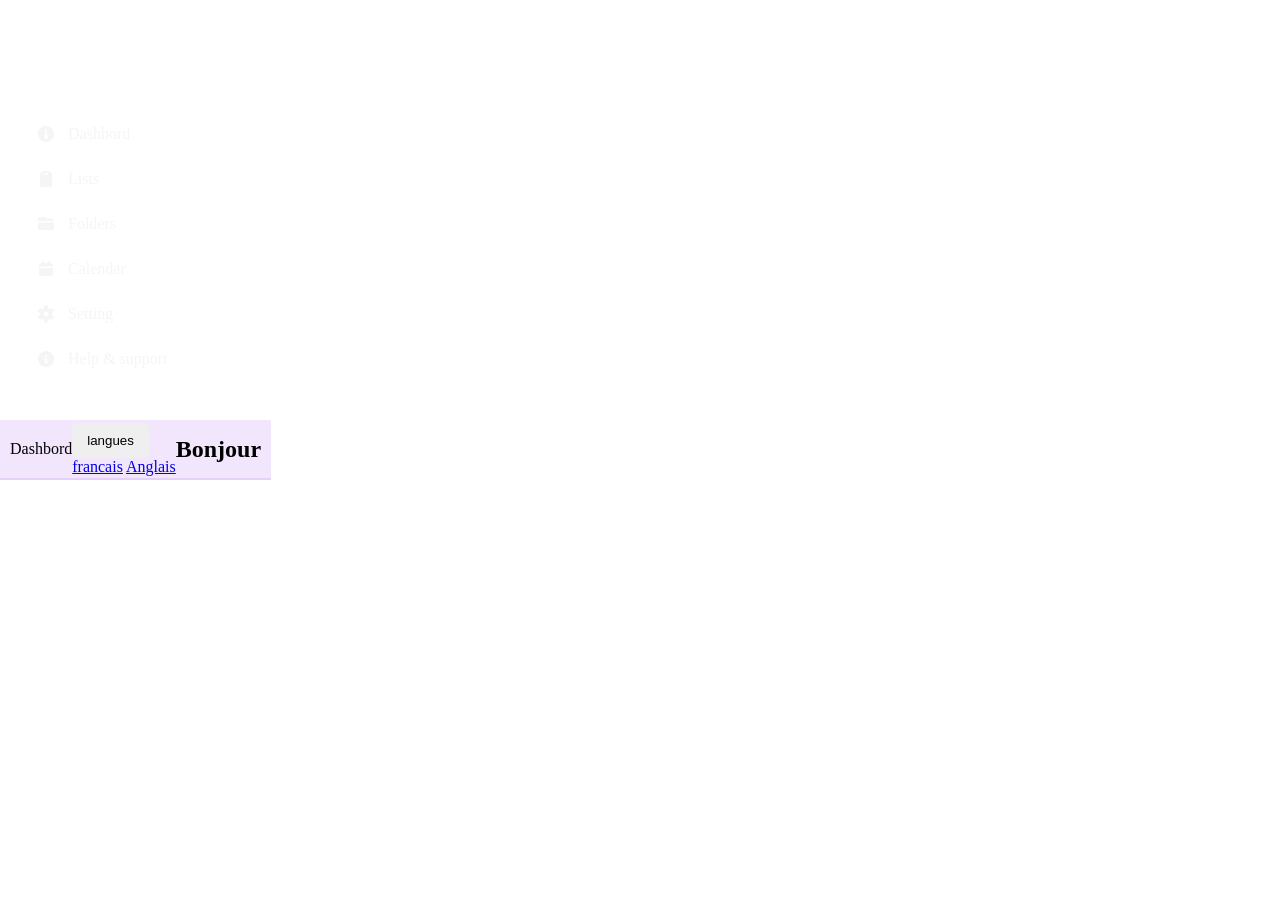
<file: index.html>
<!DOCTYPE html>
<html lang="fr">

<head>
    <title>Ma Todo-list</title>
    <meta charset="UTF-8">
    <meta name="viewport" content="width=device-width, initial-scale=1.0">
    <link rel="stylesheet" href="fichier css/style.css">
</head>

<body>
    <div class="app">
        <div>
            <aside class="sidebar">
                <h1>TO-DO LIST</h1>
                <nav class="navbar">
                    <ul>
                        <li>
                            <a href="#" class="nav-item">
                                <svg xmlns="http://www.w3.org/2000/svg" viewBox="0 0 640 640">
                                    <path
                                        d="M64 320C64 178.6 178.6 64 320 64C461.4 64 576 178.6 576 320C576 461.4 461.4 576 320 576C178.6 576 64 461.4 64 320zM384 416C384 389.1 367.5 366.1 344 356.7L344 184C344 170.7 333.3 160 320 160C306.7 160 296 170.7 296 184L296 356.7C272.5 366.2 256 389.2 256 416C256 451.3 284.7 480 320 480C355.3 480 384 451.3 384 416z" />
                                </svg>
                                <span>Dashbord</span>
                            </a>
                        </li>
                        <li>
                            <a href="#" class="nav-item">
                                <svg xmlns="http://www.w3.org/2000/svg" viewBox="0 0 640 640">
                                    <path
                                        d="M448 96L439.4 96C428.4 76.9 407.7 64 384 64L256 64C232.3 64 211.6 76.9 200.6 96L192 96C156.7 96 128 124.7 128 160L128 512C128 547.3 156.7 576 192 576L448 576C483.3 576 512 547.3 512 512L512 160C512 124.7 483.3 96 448 96zM264 176C250.7 176 240 165.3 240 152C240 138.7 250.7 128 264 128L376 128C389.3 128 400 138.7 400 152C400 165.3 389.3 176 376 176L264 176z" />
                                </svg>
                                <span>Lists</span>
                            </a>
                        </li>
                        <li>
                            <a href="#" class="nav-item">
                                <svg xmlns="http://www.w3.org/2000/svg" viewBox="0 0 640 640">
                                    <path
                                        d="M512 512L128 512C92.7 512 64 483.3 64 448L64 272L576 272L576 448C576 483.3 547.3 512 512 512zM576 224L64 224L64 160C64 124.7 92.7 96 128 96L266.7 96C280.5 96 294 100.5 305.1 108.8L343.5 137.6C349 141.8 355.8 144 362.7 144L512 144C547.3 144 576 172.7 576 208L576 224z" />
                                </svg>
                                <span>Folders</span>
                            </a>
                        </li>
                        <li>
                            <a href="#" class="nav-item">
                                <svg xmlns="http://www.w3.org/2000/svg" viewBox="0 0 640 640">
                                    <path
                                        d="M224 64C206.3 64 192 78.3 192 96L192 128L160 128C124.7 128 96 156.7 96 192L96 240L544 240L544 192C544 156.7 515.3 128 480 128L448 128L448 96C448 78.3 433.7 64 416 64C398.3 64 384 78.3 384 96L384 128L256 128L256 96C256 78.3 241.7 64 224 64zM96 288L96 480C96 515.3 124.7 544 160 544L480 544C515.3 544 544 515.3 544 480L544 288L96 288z" />
                                </svg>
                                <span>Calendar</span>
                            </a>
                        </li>
                        <li>
                            <a href="#" class="nav-item">
                                <svg xmlns="http://www.w3.org/2000/svg" viewBox="0 0 640 640">
                                    <path
                                        d="M259.1 73.5C262.1 58.7 275.2 48 290.4 48L350.2 48C365.4 48 378.5 58.7 381.5 73.5L396 143.5C410.1 149.5 423.3 157.2 435.3 166.3L503.1 143.8C517.5 139 533.3 145 540.9 158.2L570.8 210C578.4 223.2 575.7 239.8 564.3 249.9L511 297.3C511.9 304.7 512.3 312.3 512.3 320C512.3 327.7 511.8 335.3 511 342.7L564.4 390.2C575.8 400.3 578.4 417 570.9 430.1L541 481.9C533.4 495 517.6 501.1 503.2 496.3L435.4 473.8C423.3 482.9 410.1 490.5 396.1 496.6L381.7 566.5C378.6 581.4 365.5 592 350.4 592L290.6 592C275.4 592 262.3 581.3 259.3 566.5L244.9 496.6C230.8 490.6 217.7 482.9 205.6 473.8L137.5 496.3C123.1 501.1 107.3 495.1 99.7 481.9L69.8 430.1C62.2 416.9 64.9 400.3 76.3 390.2L129.7 342.7C128.8 335.3 128.4 327.7 128.4 320C128.4 312.3 128.9 304.7 129.7 297.3L76.3 249.8C64.9 239.7 62.3 223 69.8 209.9L99.7 158.1C107.3 144.9 123.1 138.9 137.5 143.7L205.3 166.2C217.4 157.1 230.6 149.5 244.6 143.4L259.1 73.5zM320.3 400C364.5 399.8 400.2 363.9 400 319.7C399.8 275.5 363.9 239.8 319.7 240C275.5 240.2 239.8 276.1 240 320.3C240.2 364.5 276.1 400.2 320.3 400z" />
                                </svg>
                                <span>Setting</span>
                            </a>
                        </li>
                        <li>
                            <a href="#" class="nav-item">
                                <svg xmlns="http://www.w3.org/2000/svg" viewBox="0 0 640 640">
                                    <path
                                        d="M320 576C461.4 576 576 461.4 576 320C576 178.6 461.4 64 320 64C178.6 64 64 178.6 64 320C64 461.4 178.6 576 320 576zM288 224C288 206.3 302.3 192 320 192C337.7 192 352 206.3 352 224C352 241.7 337.7 256 320 256C302.3 256 288 241.7 288 224zM280 288L328 288C341.3 288 352 298.7 352 312L352 400L360 400C373.3 400 384 410.7 384 424C384 437.3 373.3 448 360 448L280 448C266.7 448 256 437.3 256 424C256 410.7 266.7 400 280 400L304 400L304 336L280 336C266.7 336 256 325.3 256 312C256 298.7 266.7 288 280 288z" />
                                </svg>
                                <span>Help & support</span>
                            </a>
                        </li>
                    </ul>
                </nav>
            </aside>

        </div>

        <div class="header">
            <header>
                <div>
                    <p>Dashbord</p>
                </div>
                <div class="dropdown">

                    <button class="dropdown-btn">
                        <!-- <svg xmlns="http://www.w3.org/2000/svg" viewBox="0 0 640 640">
                            <path
                                d="M192 64C209.7 64 224 78.3 224 96L224 128L352 128C369.7 128 384 142.3 384 160C384 177.7 369.7 192 352 192L342.4 192L334 215.1C317.6 260.3 292.9 301.6 261.8 337.1C276 345.9 290.8 353.7 306.2 360.6L356.6 383L418.8 243C423.9 231.4 435.4 224 448 224C460.6 224 472.1 231.4 477.2 243L605.2 531C612.4 547.2 605.1 566.1 589 573.2C572.9 580.3 553.9 573.1 546.8 557L526.8 512L369.3 512L349.3 557C342.1 573.2 323.2 580.4 307.1 573.2C291 566 283.7 547.1 290.9 531L330.7 441.5L280.3 419.1C257.3 408.9 235.3 396.7 214.5 382.7C193.2 399.9 169.9 414.9 145 427.4L110.3 444.6C94.5 452.5 75.3 446.1 67.4 430.3C59.5 414.5 65.9 395.3 81.7 387.4L116.2 370.1C132.5 361.9 148 352.4 162.6 341.8C148.8 329.1 135.8 315.4 123.7 300.9L113.6 288.7C102.3 275.1 104.1 254.9 117.7 243.6C131.3 232.3 151.5 234.1 162.8 247.7L173 259.9C184.5 273.8 197.1 286.7 210.4 298.6C237.9 268.2 259.6 232.5 273.9 193.2L274.4 192L64.1 192C46.3 192 32 177.7 32 160C32 142.3 46.3 128 64 128L160 128L160 96C160 78.3 174.3 64 192 64zM448 334.8L397.7 448L498.3 448L448 334.8z" />
                        </svg> -->
                        langues
                    </button>

                    <div class="dropdown-menu">
                        <a href="#">francais</a>
                        <a href="#">Anglais</a>
                    </div>
                </div>
                <div>
                    <h2>Bonjour <span></span></h2>
                </div>
            </header>
        </div>

    </div>

</body>

</html>
</file>
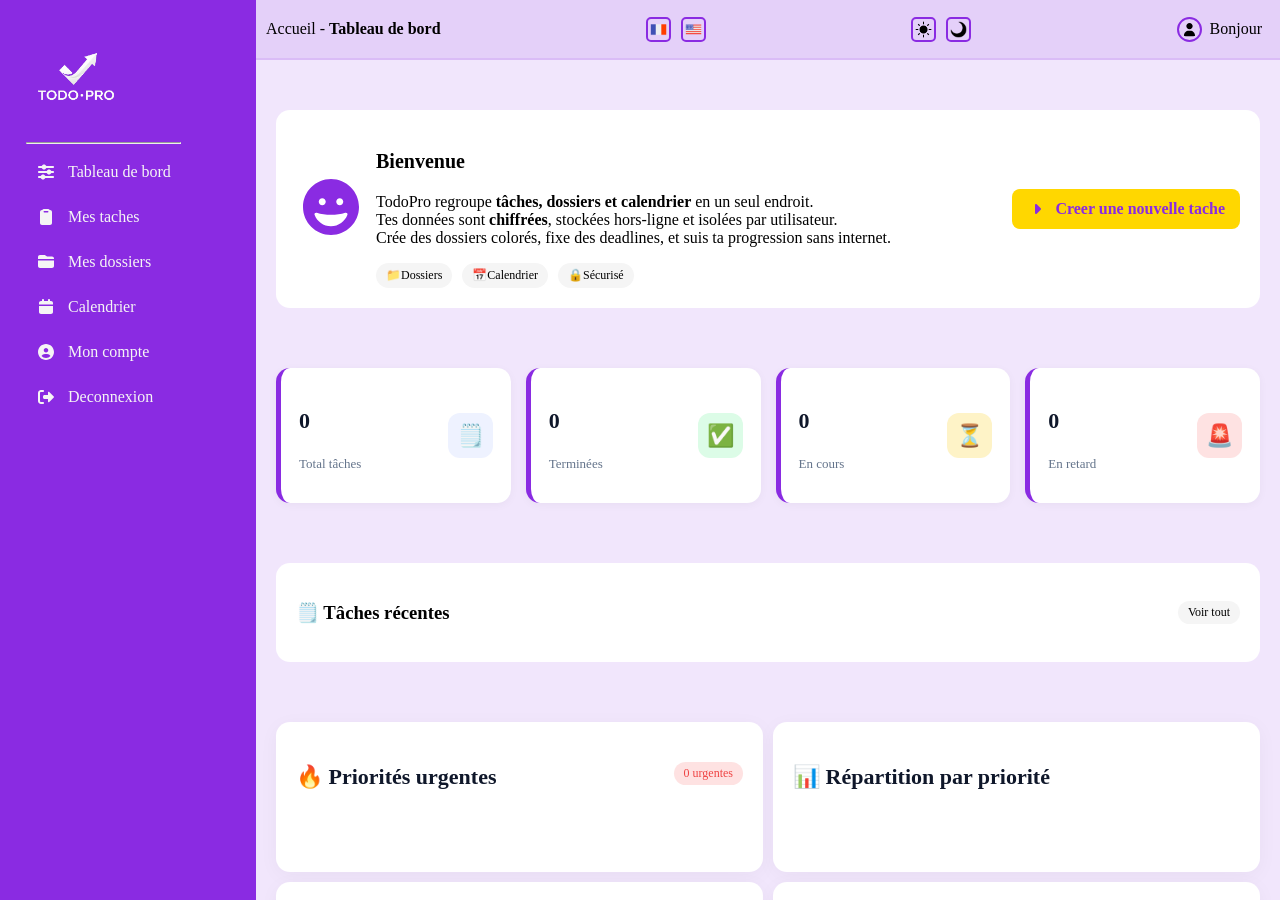
<file: fichier html/index.html>
<!DOCTYPE html>
<html lang="fr">

<head>
    <title>Ma Todo Pro</title>
    <meta charset="UTF-8">
    <meta name="viewport" content="width=device-width, initial-scale=1.0">
    <link rel="stylesheet" href="../fichier css/style.css">
</head>

<body>
    <div class="app">
        <div class="sidebar-container">
            <aside class="sidebar">
                <img src="../images/logo.png" alt="Logo" class="logo" width="100"
                    height="100" style="object-fit: cover;">
                <hr>
                <nav class="navbar">
                    <ul>
                        <li>
                            <a href="index.html" class="nav-item">
                                <svg xmlns="http://www.w3.org/2000/svg" viewBox="0 0 640 640">
                                    <path
                                        d="M96 128C78.3 128 64 142.3 64 160C64 177.7 78.3 192 96 192L182.7 192C195 220.3 223.2 240 256 240C288.8 240 317 220.3 329.3 192L544 192C561.7 192 576 177.7 576 160C576 142.3 561.7 128 544 128L329.3 128C317 99.7 288.8 80 256 80C223.2 80 195 99.7 182.7 128L96 128zM96 288C78.3 288 64 302.3 64 320C64 337.7 78.3 352 96 352L342.7 352C355 380.3 383.2 400 416 400C448.8 400 477 380.3 489.3 352L544 352C561.7 352 576 337.7 576 320C576 302.3 561.7 288 544 288L489.3 288C477 259.7 448.8 240 416 240C383.2 240 355 259.7 342.7 288L96 288zM96 448C78.3 448 64 462.3 64 480C64 497.7 78.3 512 96 512L150.7 512C163 540.3 191.2 560 224 560C256.8 560 285 540.3 297.3 512L544 512C561.7 512 576 497.7 576 480C576 462.3 561.7 448 544 448L297.3 448C285 419.7 256.8 400 224 400C191.2 400 163 419.7 150.7 448L96 448z" />
                                </svg>
                                <span>Tableau de bord</span>
                            </a>
                        </li>
                        <li>
                            <a href="tache.html" class="nav-item">
                                <svg xmlns="http://www.w3.org/2000/svg" viewBox="0 0 640 640">
                                    <path
                                        d="M448 96L439.4 96C428.4 76.9 407.7 64 384 64L256 64C232.3 64 211.6 76.9 200.6 96L192 96C156.7 96 128 124.7 128 160L128 512C128 547.3 156.7 576 192 576L448 576C483.3 576 512 547.3 512 512L512 160C512 124.7 483.3 96 448 96zM264 176C250.7 176 240 165.3 240 152C240 138.7 250.7 128 264 128L376 128C389.3 128 400 138.7 400 152C400 165.3 389.3 176 376 176L264 176z" />
                                </svg>
                                <span>Mes taches</span>
                            </a>
                        </li>
                        <li>
                            <a href="dossier.html" class="nav-item">
                                <svg xmlns="http://www.w3.org/2000/svg" viewBox="0 0 640 640">
                                    <path
                                        d="M512 512L128 512C92.7 512 64 483.3 64 448L64 272L576 272L576 448C576 483.3 547.3 512 512 512zM576 224L64 224L64 160C64 124.7 92.7 96 128 96L266.7 96C280.5 96 294 100.5 305.1 108.8L343.5 137.6C349 141.8 355.8 144 362.7 144L512 144C547.3 144 576 172.7 576 208L576 224z" />
                                </svg>
                                <span>Mes dossiers</span>
                            </a>
                        </li>
                        <li>
                            <a href="calendrier.html" class="nav-item">
                                <svg xmlns="http://www.w3.org/2000/svg" viewBox="0 0 640 640">
                                    <path
                                        d="M224 64C206.3 64 192 78.3 192 96L192 128L160 128C124.7 128 96 156.7 96 192L96 240L544 240L544 192C544 156.7 515.3 128 480 128L448 128L448 96C448 78.3 433.7 64 416 64C398.3 64 384 78.3 384 96L384 128L256 128L256 96C256 78.3 241.7 64 224 64zM96 288L96 480C96 515.3 124.7 544 160 544L480 544C515.3 544 544 515.3 544 480L544 288L96 288z" />
                                </svg>
                                <span>Calendrier</span>
                            </a>
                        </li>
                        <li>
                            <a href="compte.html" class="nav-item">
                                <svg xmlns="http://www.w3.org/2000/svg" viewBox="0 0 640 640">
                                    <path
                                        d="M463 448.2C440.9 409.8 399.4 384 352 384L288 384C240.6 384 199.1 409.8 177 448.2C212.2 487.4 263.2 512 320 512C376.8 512 427.8 487.3 463 448.2zM64 320C64 178.6 178.6 64 320 64C461.4 64 576 178.6 576 320C576 461.4 461.4 576 320 576C178.6 576 64 461.4 64 320zM320 336C359.8 336 392 303.8 392 264C392 224.2 359.8 192 320 192C280.2 192 248 224.2 248 264C248 303.8 280.2 336 320 336z" />
                                </svg>
                                <span>Mon compte</span>
                            </a>
                        </li>
                        <li>
                            <a href="#" target="" class="nav-item" id="deconnexion">
                                <svg xmlns="http://www.w3.org/2000/svg" viewBox="0 0 640 640">
                                    <path
                                        d="M569 337C578.4 327.6 578.4 312.4 569 303.1L425 159C418.1 152.1 407.8 150.1 398.8 153.8C389.8 157.5 384 166.3 384 176L384 256L272 256C245.5 256 224 277.5 224 304L224 336C224 362.5 245.5 384 272 384L384 384L384 464C384 473.7 389.8 482.5 398.8 486.2C407.8 489.9 418.1 487.9 425 481L569 337zM224 160C241.7 160 256 145.7 256 128C256 110.3 241.7 96 224 96L160 96C107 96 64 139 64 192L64 448C64 501 107 544 160 544L224 544C241.7 544 256 529.7 256 512C256 494.3 241.7 480 224 480L160 480C142.3 480 128 465.7 128 448L128 192C128 174.3 142.3 160 160 160L224 160z" />
                                </svg>
                                <span>Deconnexion</span>
                            </a>
                        </li>
                    </ul>
                </nav>
            </aside>

        </div>
        <div class="overlay">
            <div class="modal">
                <h2>Confirmer la deconnexion</h2>
                <p>Etes-vous sur(e) de vouloir vous deconnectez?</p>
                <button id="annuler">Annuler</button>
                <button id="confirmer">Oui, deconnecter</button>
            </div>
        </div>
        <div class="container-app">
            <header>
                <div class="header-title" style="display: flex; align-items: center; gap: 10px;">
                    <p>Accueil - <b>Tableau de bord</b></p>
                </div>
                <div class="header-lang" style="display: flex; align-items: center; gap: 10px;">
                    <img src="../images/icons8-france-48.png" alt="" width="25"
                        height="25"
                        style="object-fit: cover; border: 2px solid blueviolet; border-radius:5px; box-sizing: border-box; padding: 2px;">
                    <img src="../images/icons8-usa-48.png" alt="" width="25"
                        height="25"
                        style="object-fit: cover; border: 2px solid blueviolet; border-radius:5px; box-sizing: border-box; padding: 2px;">

                </div>
                <div class="header-theme" style="display: flex; align-items: center; gap: 10px;">
                    <img src="../images/icons8-sun-30.png" alt="" width="25"
                        height="25"
                        style="object-fit: cover; border: 2px solid blueviolet; border-radius:5px; box-sizing: border-box; padding: 2px;">
                    <img src="../images/icons8-moon-50.png" alt="" width="25"
                        height="25"
                        style="object-fit: cover; border:2px solid blueviolet; border-radius:5px; box-sizing: border-box; padding: 2px;">

                </div>
                <div class="header-user" style="display: flex; align-items: center; gap: 10px;">
                    <p style="display: flex; align-items: center; gap: 8px;">
                        <svg xmlns="http://www.w3.org/2000/svg" viewBox="0 0 640 640" style="object-fit: cover; border: 2px solid blueviolet; border-radius: 50px; box-sizing: border-box; padding: 2px; width: 25px; height: 25px;">
                            <path d="M320 312C386.3 312 440 258.3 440 192C440 125.7 386.3 72 320 72C253.7 72 200 125.7 200 192C200 258.3 253.7 312 320 312zM290.3 368C191.8 368 112 447.8 112 546.3C112 562.7 125.3 576 141.7 576L498.3 576C514.7 576 528 562.7 528 546.3C528 447.8 448.2 368 349.7 368L290.3 368z"/>
                        </svg>
                        Bonjour <span id="userName"></span></p>
                </div>
            </header>

            <div class="box-container">
                <div class="banniere">
                    <div class="bann1">
                        <div>
                            <svg xmlns="http://www.w3.org/2000/svg" viewBox="0 0 640 640"
                                style="width: 70px;  height:70px; fill: blueviolet">
                                <path
                                    d="M320 576C461.4 576 576 461.4 576 320C576 178.6 461.4 64 320 64C178.6 64 64 178.6 64 320C64 461.4 178.6 576 320 576zM450.7 372.9C462.6 369.2 474.6 379.2 470.3 391C447.9 452.3 389 496.1 320 496.1C251 496.1 192.1 452.2 169.7 390.9C165.4 379.1 177.4 369.1 189.3 372.8C228.5 385 273 391.9 320 391.9C367 391.9 411.5 385 450.7 372.8zM208 272C208 254.3 222.3 240 240 240C257.7 240 272 254.3 272 272C272 289.7 257.7 304 240 304C222.3 304 208 289.7 208 272zM400 240C417.7 240 432 254.3 432 272C432 289.7 417.7 304 400 304C382.3 304 368 289.7 368 272C368 254.3 382.3 240 400 240z" />
                            </svg>
                        </div>
                        <div>
                            <h3 style="font-size: 20px; font-family: 'Times New Roman', Times, serif;">Bienvenue <span id="userName"></span></h3>
                            <p>
                                TodoPro regroupe <strong>tâches, dossiers et calendrier</strong> en un seul endroit. <br>
                                Tes données sont <strong>chiffrées</strong>, stockées hors-ligne et isolées par
                                utilisateur. <br>
                                Crée des dossiers colorés, fixe des deadlines, et suis ta progression sans internet.
                            </p>
                            <div class="card-tags">
                                <span>📁Dossiers</span>
                                <span>📅Calendrier</span>
                                <span>🔒Sécurisé</span>
                            </div>
                        </div>
                    </div>
                    <div class="bann2">
                        <a href="tache.html" id="taskBtn">
                            <svg xmlns="http://www.w3.org/2000/svg" viewBox="0 0 640 640" style="width: 20px; height: 20px; fill: blueviolet"><path d="M441.3 299.8C451.5 312.4 450.8 330.9 439.1 342.6L311.1 470.6C301.9 479.8 288.2 482.5 276.2 477.5C264.2 472.5 256.5 460.9 256.5 448L256.5 192C256.5 179.1 264.3 167.4 276.3 162.4C288.3 157.4 302 160.2 311.2 169.3L439.2 297.3L441.4 299.7z"/>
                            </svg>
                            Creer une nouvelle tache
                        </a>
                    </div>
                </div>
            </div>

            <div class="stats">
                <div class="stat">
                    <div>
                        <h3 id="statTotal">0</h3>
                        <p>Total tâches</p>
                    </div>
                    <div class="stat-icon" style="background:#eef2ff;">🗒️</div>
                </div>
                <div class="stat">
                    <div>
                        <h3 id="statDone">0</h3>
                        <p>Terminées</p>
                    </div>
                    <div class="stat-icon" style="background:#dcfce7;">✅</div>
                </div>
                <div class="stat">
                    <div>
                        <h3 id="statPending">0</h3>
                        <p>En cours</p>
                    </div>
                    <div class="stat-icon" style="background:#fef3c7;">⏳</div>
                </div>
                <div class="stat">
                    <div>
                        <h3 id="statOverdue">0</h3>
                        <p>En retard</p>
                    </div>
                    <div class="stat-icon" style="background:#fee2e2;">🚨</div>
                </div>
            </div>

            <div class="task-box">
                <div class="task">
                    <h3>🗒️ Tâches récentes</h3> <a href="tache.html">Voir tout</a>
                </div>
                <div id="recentTasks"></div>
            </div>

            <div class="grid-container">

                <div class="card">
                    <div>
                        <h3>🔥 Priorités urgentes</h3><span id="highCount">0 urgentes</span>
                    </div>
                    <div id="urgentTasks"></div>
                </div>

                <div class="card">
                    <h3>📊 Répartition par priorité</h3>
                    <div id="priorityChart" style="display:flex;gap:10px;"></div>
                </div>

                <div class="card">
                    <div>
                        <h3>📁 Dossiers</h3><a href="#">Voir tout</a>
                    </div>
                    <p>Aucun dossier !</p>
                    <div id="dashboardFolders"></div>
                </div>

                <div class="card">
                    <h3 style="margin-bottom:12px;">📅 Aujourd'hui</h3>
                    <div id="todayTasks"></div>
                    <p>Pas de taches a faire aujourd'hui !</p>
                    <div id="calendarMini" class="calendar-mini">
                    </div>
                </div>

            </div>

            <footer>
                <p>2026© To-do Pro</p>
                <a href="">Politique et confidentialite</a>
                <a href="">Contact</a>
            </footer>
        </div>
    </div>
    

    <script src="../fichier js/script.js"></script>
</body>

</html>
</file>
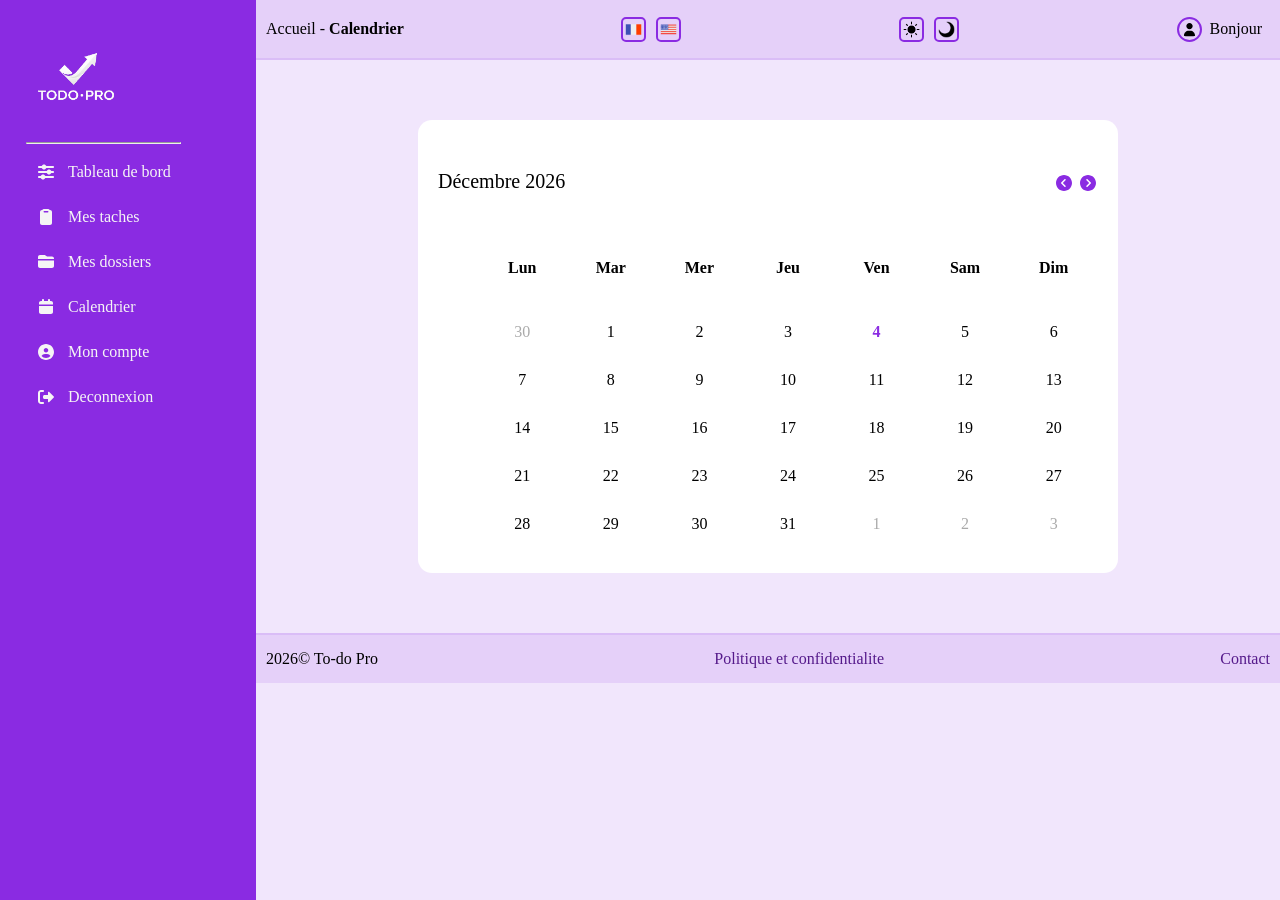
<file: fichier html/calendrier.html>
<!DOCTYPE html>
<html lang="fr">

<head>
    <meta charset="UTF-8">
    <meta name="viewport" content="width=device-width, initial-scale=1.0">
    <title>calendrier</title>
    <link rel="stylesheet" href="../fichier css/style.css">
    <link rel="stylesheet" href="../fichier css/calendrier.css">
</head>

<body>
    <div class="app">
        <div class="sidebar-container">
            <aside class="sidebar">
                <img src="../images/logo.png" alt="Logo" class="logo" width="100"
                    height="100" style="object-fit: cover;">
                <hr>
                <nav class="navbar">
                    <ul>
                        <li>
                            <a href="index.html" class="nav-item">
                                <svg xmlns="http://www.w3.org/2000/svg" viewBox="0 0 640 640">
                                    <path
                                        d="M96 128C78.3 128 64 142.3 64 160C64 177.7 78.3 192 96 192L182.7 192C195 220.3 223.2 240 256 240C288.8 240 317 220.3 329.3 192L544 192C561.7 192 576 177.7 576 160C576 142.3 561.7 128 544 128L329.3 128C317 99.7 288.8 80 256 80C223.2 80 195 99.7 182.7 128L96 128zM96 288C78.3 288 64 302.3 64 320C64 337.7 78.3 352 96 352L342.7 352C355 380.3 383.2 400 416 400C448.8 400 477 380.3 489.3 352L544 352C561.7 352 576 337.7 576 320C576 302.3 561.7 288 544 288L489.3 288C477 259.7 448.8 240 416 240C383.2 240 355 259.7 342.7 288L96 288zM96 448C78.3 448 64 462.3 64 480C64 497.7 78.3 512 96 512L150.7 512C163 540.3 191.2 560 224 560C256.8 560 285 540.3 297.3 512L544 512C561.7 512 576 497.7 576 480C576 462.3 561.7 448 544 448L297.3 448C285 419.7 256.8 400 224 400C191.2 400 163 419.7 150.7 448L96 448z" />
                                </svg>
                                <span>Tableau de bord</span>
                            </a>
                        </li>
                        <li>
                            <a href="tache.html" class="nav-item">
                                <svg xmlns="http://www.w3.org/2000/svg" viewBox="0 0 640 640">
                                    <path
                                        d="M448 96L439.4 96C428.4 76.9 407.7 64 384 64L256 64C232.3 64 211.6 76.9 200.6 96L192 96C156.7 96 128 124.7 128 160L128 512C128 547.3 156.7 576 192 576L448 576C483.3 576 512 547.3 512 512L512 160C512 124.7 483.3 96 448 96zM264 176C250.7 176 240 165.3 240 152C240 138.7 250.7 128 264 128L376 128C389.3 128 400 138.7 400 152C400 165.3 389.3 176 376 176L264 176z" />
                                </svg>
                                <span>Mes taches</span>
                            </a>
                        </li>
                        <li>
                            <a href="dossier.html" class="nav-item">
                                <svg xmlns="http://www.w3.org/2000/svg" viewBox="0 0 640 640">
                                    <path
                                        d="M512 512L128 512C92.7 512 64 483.3 64 448L64 272L576 272L576 448C576 483.3 547.3 512 512 512zM576 224L64 224L64 160C64 124.7 92.7 96 128 96L266.7 96C280.5 96 294 100.5 305.1 108.8L343.5 137.6C349 141.8 355.8 144 362.7 144L512 144C547.3 144 576 172.7 576 208L576 224z" />
                                </svg>
                                <span>Mes dossiers</span>
                            </a>
                        </li>
                        <li>
                            <a href="calendrier.html" class="nav-item">
                                <svg xmlns="http://www.w3.org/2000/svg" viewBox="0 0 640 640">
                                    <path
                                        d="M224 64C206.3 64 192 78.3 192 96L192 128L160 128C124.7 128 96 156.7 96 192L96 240L544 240L544 192C544 156.7 515.3 128 480 128L448 128L448 96C448 78.3 433.7 64 416 64C398.3 64 384 78.3 384 96L384 128L256 128L256 96C256 78.3 241.7 64 224 64zM96 288L96 480C96 515.3 124.7 544 160 544L480 544C515.3 544 544 515.3 544 480L544 288L96 288z" />
                                </svg>
                                <span>Calendrier</span>
                            </a>
                        </li>
                        <li>
                            <a href="compte.html" class="nav-item">
                                <svg xmlns="http://www.w3.org/2000/svg" viewBox="0 0 640 640">
                                    <path
                                        d="M463 448.2C440.9 409.8 399.4 384 352 384L288 384C240.6 384 199.1 409.8 177 448.2C212.2 487.4 263.2 512 320 512C376.8 512 427.8 487.3 463 448.2zM64 320C64 178.6 178.6 64 320 64C461.4 64 576 178.6 576 320C576 461.4 461.4 576 320 576C178.6 576 64 461.4 64 320zM320 336C359.8 336 392 303.8 392 264C392 224.2 359.8 192 320 192C280.2 192 248 224.2 248 264C248 303.8 280.2 336 320 336z" />
                                </svg>
                                <span>Mon compte</span>
                            </a>
                        </li>
                        <li>
                            <a href="#" target="" class="nav-item" id="deconnexion">
                                <svg xmlns="http://www.w3.org/2000/svg" viewBox="0 0 640 640">
                                    <path
                                        d="M569 337C578.4 327.6 578.4 312.4 569 303.1L425 159C418.1 152.1 407.8 150.1 398.8 153.8C389.8 157.5 384 166.3 384 176L384 256L272 256C245.5 256 224 277.5 224 304L224 336C224 362.5 245.5 384 272 384L384 384L384 464C384 473.7 389.8 482.5 398.8 486.2C407.8 489.9 418.1 487.9 425 481L569 337zM224 160C241.7 160 256 145.7 256 128C256 110.3 241.7 96 224 96L160 96C107 96 64 139 64 192L64 448C64 501 107 544 160 544L224 544C241.7 544 256 529.7 256 512C256 494.3 241.7 480 224 480L160 480C142.3 480 128 465.7 128 448L128 192C128 174.3 142.3 160 160 160L224 160z" />
                                </svg>
                                <span>Deconnexion</span>
                            </a>
                        </li>
                    </ul>
                </nav>
            </aside>

        </div>

        <div class="overlay">
            <div class="modal">
                <h2>Confirmer la deconnexion</h2>
                <p>Etes-vous sur(e) de vouloir vous deconnectez?</p>
                <button id="annuler">Annuler</button>
                <button id="confirmer">Oui, deconnecter</button>
            </div>
        </div>

        <div class="container-app">
            <header>
                <div class="header-title" style="display: flex; align-items: center; gap: 10px;">
                    <p>Accueil - <b>Calendrier</b></p>
                </div>
                <div class="header-lang" style="display: flex; align-items: center; gap: 10px;">
                    <img src="../images/icons8-france-48.png" alt="" width="25"
                        height="25"
                        style="object-fit: cover; border: 2px solid blueviolet; border-radius:5px; box-sizing: border-box; padding: 2px;">
                    <img src="../images/icons8-usa-48.png" alt="" width="25"
                        height="25"
                        style="object-fit: cover; border: 2px solid blueviolet; border-radius:5px; box-sizing: border-box; padding: 2px;">

                </div>
                <div class="header-theme" style="display: flex; align-items: center; gap: 10px;">
                    <img src="../images/icons8-sun-30.png" alt="" width="25"
                        height="25"
                        style="object-fit: cover; border: 2px solid blueviolet; border-radius:5px; box-sizing: border-box; padding: 2px;">
                    <img src="../images/icons8-moon-50.png" alt="" width="25"
                        height="25"
                        style="object-fit: cover; border:2px solid blueviolet; border-radius:5px; box-sizing: border-box; padding: 2px;">

                </div>
                <div class="header-user" style="display: flex; align-items: center; gap: 10px;">
                    <p style="display: flex; align-items: center; gap: 8px;">
                        <svg xmlns="http://www.w3.org/2000/svg" viewBox="0 0 640 640" style="object-fit: cover; border: 2px solid blueviolet; border-radius: 50px; box-sizing: border-box; padding: 2px; width: 25px; height: 25px;">
                            <path d="M320 312C386.3 312 440 258.3 440 192C440 125.7 386.3 72 320 72C253.7 72 200 125.7 200 192C200 258.3 253.7 312 320 312zM290.3 368C191.8 368 112 447.8 112 546.3C112 562.7 125.3 576 141.7 576L498.3 576C514.7 576 528 562.7 528 546.3C528 447.8 448.2 368 349.7 368L290.3 368z"/>
                        </svg>
                        Bonjour <span id="userName"></span></p>
                </div>
            </header>
            <div class="calendar-box">
                <div class="wrapper">
                    <div class="entete">
                        <p class="current-date"></p>
                        <div class="icons">
                            <svg xmlns="http://www.w3.org/2000/svg" viewBox="0 0 640 640" id="prev">
                                <path
                                    d="M576 320C576 178.6 461.4 64 320 64C178.6 64 64 178.6 64 320C64 461.4 178.6 576 320 576C461.4 576 576 461.4 576 320zM335 199C344.4 189.6 359.6 189.6 368.9 199C378.2 208.4 378.3 223.6 368.9 232.9L281.9 319.9L368.9 406.9C378.3 416.3 378.3 431.5 368.9 440.8C359.5 450.1 344.3 450.2 335 440.8L231 337C221.6 327.6 221.6 312.4 231 303.1L335 199z" />
                            </svg>
                            <svg xmlns="http://www.w3.org/2000/svg" viewBox="0 0 640 640" id="next">
                                <path
                                    d="M64 320C64 461.4 178.6 576 320 576C461.4 576 576 461.4 576 320C576 178.6 461.4 64 320 64C178.6 64 64 178.6 64 320zM305 441C295.6 450.4 280.4 450.4 271.1 441C261.8 431.6 261.7 416.4 271.1 407.1L358.1 320.1L271.1 233.1C261.7 223.7 261.7 208.5 271.1 199.2C280.5 189.9 295.7 189.8 305 199.2L409 303C418.4 312.4 418.4 327.6 409 336.9L305 441z" />
                            </svg>
                        </div>
                    </div>
                    <div class="calendar">
                        <ul class="weeks">
                            <li>Lun</li>
                            <li>Mar</li>
                            <li>Mer</li>
                            <li>Jeu</li>
                            <li>Ven</li>
                            <li>Sam</li>
                            <li>Dim</li>
                        </ul>

                        <ul class="days">
                        </ul>
                    </div>
                </div>
            </div>


            <footer>
                <p>2026© To-do Pro</p>
                <a href="">Politique et confidentialite</a>
                <a href="">Contact</a>
            </footer>
        </div>
    </div>


    <script src="../fichier js/calendar.js" defer></script>
    <script src="../fichier js/script.js"></script>
</body>

</html>
</file>
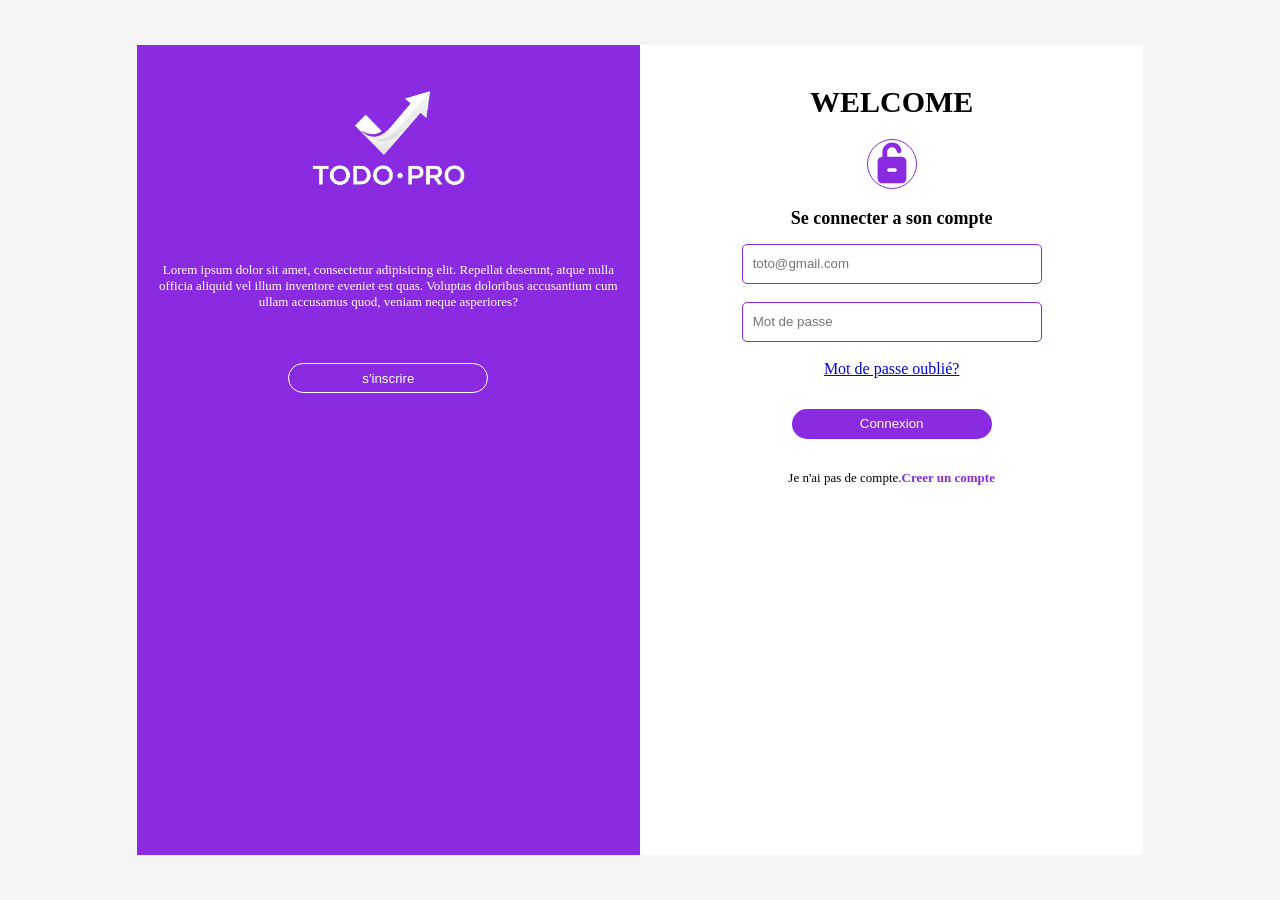
<file: fichier html/compte.html>
<!DOCTYPE html>
<html lang="fr">

<head>
    <meta charset="UTF-8">
    <meta name="viewport" content="width=device-width, initial-scale=1.0">
    <title>Parametres</title>
    <link rel="stylesheet" href="../fichier css/style.css">
    <link rel="stylesheet" href="../fichier css/parametre.css">
</head>

<body>
    <div class="app">
        <div class="sidebar-container">
            <aside class="sidebar">
                <img src="../images/logo.png" alt="Logo" class="logo" width="100"
                    height="100" style="object-fit: cover;">
                <hr>
                <nav class="navbar">
                    <ul>
                        <li>
                            <a href="index.html" class="nav-item">
                                <svg xmlns="http://www.w3.org/2000/svg" viewBox="0 0 640 640">
                                    <path
                                        d="M96 128C78.3 128 64 142.3 64 160C64 177.7 78.3 192 96 192L182.7 192C195 220.3 223.2 240 256 240C288.8 240 317 220.3 329.3 192L544 192C561.7 192 576 177.7 576 160C576 142.3 561.7 128 544 128L329.3 128C317 99.7 288.8 80 256 80C223.2 80 195 99.7 182.7 128L96 128zM96 288C78.3 288 64 302.3 64 320C64 337.7 78.3 352 96 352L342.7 352C355 380.3 383.2 400 416 400C448.8 400 477 380.3 489.3 352L544 352C561.7 352 576 337.7 576 320C576 302.3 561.7 288 544 288L489.3 288C477 259.7 448.8 240 416 240C383.2 240 355 259.7 342.7 288L96 288zM96 448C78.3 448 64 462.3 64 480C64 497.7 78.3 512 96 512L150.7 512C163 540.3 191.2 560 224 560C256.8 560 285 540.3 297.3 512L544 512C561.7 512 576 497.7 576 480C576 462.3 561.7 448 544 448L297.3 448C285 419.7 256.8 400 224 400C191.2 400 163 419.7 150.7 448L96 448z" />
                                </svg>
                                <span>Tableau de bord</span>
                            </a>
                        </li>
                        <li>
                            <a href="tache.html" class="nav-item">
                                <svg xmlns="http://www.w3.org/2000/svg" viewBox="0 0 640 640">
                                    <path
                                        d="M448 96L439.4 96C428.4 76.9 407.7 64 384 64L256 64C232.3 64 211.6 76.9 200.6 96L192 96C156.7 96 128 124.7 128 160L128 512C128 547.3 156.7 576 192 576L448 576C483.3 576 512 547.3 512 512L512 160C512 124.7 483.3 96 448 96zM264 176C250.7 176 240 165.3 240 152C240 138.7 250.7 128 264 128L376 128C389.3 128 400 138.7 400 152C400 165.3 389.3 176 376 176L264 176z" />
                                </svg>
                                <span>Mes taches</span>
                            </a>
                        </li>
                        <li>
                            <a href="dossier.html" class="nav-item">
                                <svg xmlns="http://www.w3.org/2000/svg" viewBox="0 0 640 640">
                                    <path
                                        d="M512 512L128 512C92.7 512 64 483.3 64 448L64 272L576 272L576 448C576 483.3 547.3 512 512 512zM576 224L64 224L64 160C64 124.7 92.7 96 128 96L266.7 96C280.5 96 294 100.5 305.1 108.8L343.5 137.6C349 141.8 355.8 144 362.7 144L512 144C547.3 144 576 172.7 576 208L576 224z" />
                                </svg>
                                <span>Mes dossiers</span>
                            </a>
                        </li>
                        <li>
                            <a href="calendrier.html" class="nav-item">
                                <svg xmlns="http://www.w3.org/2000/svg" viewBox="0 0 640 640">
                                    <path
                                        d="M224 64C206.3 64 192 78.3 192 96L192 128L160 128C124.7 128 96 156.7 96 192L96 240L544 240L544 192C544 156.7 515.3 128 480 128L448 128L448 96C448 78.3 433.7 64 416 64C398.3 64 384 78.3 384 96L384 128L256 128L256 96C256 78.3 241.7 64 224 64zM96 288L96 480C96 515.3 124.7 544 160 544L480 544C515.3 544 544 515.3 544 480L544 288L96 288z" />
                                </svg>
                                <span>Calendrier</span>
                            </a>
                        </li>
                        <li>
                            <a href="compte.html"class="nav-item">
                                <svg xmlns="http://www.w3.org/2000/svg" viewBox="0 0 640 640">
                                    <path
                                        d="M463 448.2C440.9 409.8 399.4 384 352 384L288 384C240.6 384 199.1 409.8 177 448.2C212.2 487.4 263.2 512 320 512C376.8 512 427.8 487.3 463 448.2zM64 320C64 178.6 178.6 64 320 64C461.4 64 576 178.6 576 320C576 461.4 461.4 576 320 576C178.6 576 64 461.4 64 320zM320 336C359.8 336 392 303.8 392 264C392 224.2 359.8 192 320 192C280.2 192 248 224.2 248 264C248 303.8 280.2 336 320 336z" />
                                </svg>
                                <span>Mon compte</span>
                            </a>
                        </li>
                        <li>
                            <a href="#" id="deconnexion" class="nav-item">
                                <svg xmlns="http://www.w3.org/2000/svg" viewBox="0 0 640 640">
                                    <path
                                        d="M569 337C578.4 327.6 578.4 312.4 569 303.1L425 159C418.1 152.1 407.8 150.1 398.8 153.8C389.8 157.5 384 166.3 384 176L384 256L272 256C245.5 256 224 277.5 224 304L224 336C224 362.5 245.5 384 272 384L384 384L384 464C384 473.7 389.8 482.5 398.8 486.2C407.8 489.9 418.1 487.9 425 481L569 337zM224 160C241.7 160 256 145.7 256 128C256 110.3 241.7 96 224 96L160 96C107 96 64 139 64 192L64 448C64 501 107 544 160 544L224 544C241.7 544 256 529.7 256 512C256 494.3 241.7 480 224 480L160 480C142.3 480 128 465.7 128 448L128 192C128 174.3 142.3 160 160 160L224 160z" />
                                </svg>
                                <span>Deconnexion</span>
                            </a>
                        </li>
                    </ul>
                </nav>
            </aside>

        </div>

        <div class="overlay">
            <div class="modal">
                <h2>Confirmer la deconnexion</h2>
                <p>Etes-vous sur(e) de vouloir vous deconnectez?</p>
                <button id="annuler">Annuler</button>
                <button id="confirmer">Oui, deconnecter</button>
            </div>
        </div>

        <div class="overlay" id="overlayMotDePasse">
            <div class="modal">
                <h2>Modifier le mot de passe</h2>
                <input type="password" id="ancienMdp" placeholder="Ancien mot de passe"><br><br>
                <input type="password" id="nouveauMdp" placeholder="Nouveau mot de passe"><br><br>
                <input type="password" id="confirmationMdp" placeholder="Confirmer le mot de passe">
                <p id="messageMdp"></p>
                <button id="annulerMdp">Annuler</button>
                <button id="validerMdp">Enregistrer</button>
            </div>
        </div>

        <div class="container-app">
            <header>
                <div class="header-title" style="display: flex; align-items: center; gap: 10px;">
                    <p>Accueil - <b>Mon compte</b></p>
                </div>
                <div class="header-lang" style="display: flex; align-items: center; gap: 10px;">
                    <img src="../images/icons8-france-48.png" alt="" width="25"
                        height="25"
                        style="object-fit: cover; border: 2px solid blueviolet; border-radius:5px; box-sizing: border-box; padding: 2px;">
                    <img src="../images/icons8-usa-48.png" alt="" width="25"
                        height="25"
                        style="object-fit: cover; border: 2px solid blueviolet; border-radius:5px; box-sizing: border-box; padding: 2px;">

                </div>
                <div class="header-theme" style="display: flex; align-items: center; gap: 10px;">
                    <img src="../images/icons8-sun-30.png" alt="" width="25"
                        height="25"
                        style="object-fit: cover; border: 2px solid blueviolet; border-radius:5px; box-sizing: border-box; padding: 2px;">
                    <img src="../images/icons8-moon-50.png" alt="" width="25"
                        height="25"
                        style="object-fit: cover; border:2px solid blueviolet; border-radius:5px; box-sizing: border-box; padding: 2px;">

                </div>
                <div class="header-user" style="display: flex; align-items: center; gap: 10px;">
                    <p style="display: flex; align-items: center; gap: 8px;">
                        <svg xmlns="http://www.w3.org/2000/svg" viewBox="0 0 640 640"
                            style="object-fit: cover; border: 2px solid blueviolet; border-radius: 50px; box-sizing: border-box; padding: 2px; width: 25px; height: 25px;">
                            <path
                                d="M320 312C386.3 312 440 258.3 440 192C440 125.7 386.3 72 320 72C253.7 72 200 125.7 200 192C200 258.3 253.7 312 320 312zM290.3 368C191.8 368 112 447.8 112 546.3C112 562.7 125.3 576 141.7 576L498.3 576C514.7 576 528 562.7 528 546.3C528 447.8 448.2 368 349.7 368L290.3 368z" />
                        </svg>
                        Bonjour <span id="userName"></span>
                    </p>
                </div>
            </header>

            <div class="box-container">
                <div class="banniere">
                    <div style="line-height: 0.5;">
                        <h3 style="font-size: 20px; font-family: 'Times New Roman', Times, serif;">Mon compte</h3>
                        <p>
                            Bienvenue dans votre profil, vous avez la possiblite de modifier vos informations et de
                            supprimer votre compte !
                        </p>
                    </div>
                    <div>
                        <svg xmlns="http://www.w3.org/2000/svg" viewBox="0 0 640 640"
                            style="width: 70px;  height:70px; fill: blueviolet">
                            <path
                                d="M320 576C461.4 576 576 461.4 576 320C576 178.6 461.4 64 320 64C178.6 64 64 178.6 64 320C64 461.4 178.6 576 320 576zM450.7 372.9C462.6 369.2 474.6 379.2 470.3 391C447.9 452.3 389 496.1 320 496.1C251 496.1 192.1 452.2 169.7 390.9C165.4 379.1 177.4 369.1 189.3 372.8C228.5 385 273 391.9 320 391.9C367 391.9 411.5 385 450.7 372.8zM208 272C208 254.3 222.3 240 240 240C257.7 240 272 254.3 272 272C272 289.7 257.7 304 240 304C222.3 304 208 289.7 208 272zM400 240C417.7 240 432 254.3 432 272C432 289.7 417.7 304 400 304C382.3 304 368 289.7 368 272C368 254.3 382.3 240 400 240z" />
                        </svg>
                    </div>
                </div>
            </div>

            <div class="box-infos">
                <div class="infos-perso">
                    <div class="infos-person1-1">
                        <div class="infos-perso1-1-2">
                            <svg xmlns="http://www.w3.org/2000/svg" viewBox="0 0 640 640"
                                style="fill: white; background-color:blueviolet; border-radius:50%; object-fit:cover; width:50px; height:50px; box-sizing:border-box; padding:10px">
                                <path
                                    d="M256.1 312C322.4 312 376.1 258.3 376.1 192C376.1 125.7 322.4 72 256.1 72C189.8 72 136.1 125.7 136.1 192C136.1 258.3 189.8 312 256.1 312zM226.4 368C127.9 368 48.1 447.8 48.1 546.3C48.1 562.7 61.4 576 77.8 576L274.3 576L285.2 521.5C289.5 499.8 300.2 479.9 315.8 464.3L383.1 397C355.1 378.7 321.7 368.1 285.7 368.1L226.3 368.1zM332.3 530.9L320.4 590.5C320.2 591.4 320.1 592.4 320.1 593.4C320.1 601.4 326.6 608 334.7 608C335.7 608 336.6 607.9 337.6 607.7L397.2 595.8C409.6 593.3 421 587.2 429.9 578.3L548.8 459.4L468.8 379.4L349.9 498.3C341 507.2 334.9 518.6 332.4 531zM600.1 407.9C622.2 385.8 622.2 350 600.1 327.9C578 305.8 542.2 305.8 520.1 327.9L491.3 356.7L571.3 436.7L600.1 407.9z" />
                            </svg>
                        </div>
                        <div class="infos-perso1-1-3">
                            <h3 style="font-size: 20px; font-family: 'Times New Roman', Times, serif;"> Mes informations
                                personnelles</h3>
                            <p>Gerer vos informations de profil</p>
                        </div>
                    </div>

                    <div class="formular">
                        <div>
                            <label for="Nom">Nom</label><br>
                            <input type="text" name="Nom" value="">
                        </div>
                        <div>
                            <label for="Prenom">Prenom</label><br>
                            <input type="text" name="Prenom" value="">
                        </div>
                    </div>
                    <div class="formular">
                        <div>
                            <label for="Telephone">Telephone</label><br>
                            <input type="tel" name="Telephone" value="">
                        </div>
                        <div>
                            <label for="Email">Email</label><br>
                            <input type="email" name="Ville" value="">
                        </div>
                    </div>
                    <div class="formular-actions">
                        <button>
                            <svg xmlns="http://www.w3.org/2000/svg" viewBox="0 0 640 640"
                                style="fill: blueviolet; object-fit:cover; width:20px; height:20px;">
                                <path
                                    d="M160 96C124.7 96 96 124.7 96 160L96 480C96 515.3 124.7 544 160 544L480 544C515.3 544 544 515.3 544 480L544 237.3C544 220.3 537.3 204 525.3 192L448 114.7C436 102.7 419.7 96 402.7 96L160 96zM192 192C192 174.3 206.3 160 224 160L384 160C401.7 160 416 174.3 416 192L416 256C416 273.7 401.7 288 384 288L224 288C206.3 288 192 273.7 192 256L192 192zM320 352C355.3 352 384 380.7 384 416C384 451.3 355.3 480 320 480C284.7 480 256 451.3 256 416C256 380.7 284.7 352 320 352z" />
                            </svg>
                            Enregistrer
                        </button>
                    </div>
                    <p id="message"></p>
                </div>
            </div>

            <div class="box-content">
                <div class="box-security">
                    <div class="box-security1">
                        <div>
                            <svg xmlns="http://www.w3.org/2000/svg" viewBox="0 0 640 640"
                                style="fill: blueviolet; width: 40px; height: 40px; object-fit: cover; background-color: gold; border-radius: 50%; box-sizing:border-box; padding:10px;">
                                <path
                                    d="M320 64C324.6 64 329.2 65 333.4 66.9L521.8 146.8C543.8 156.1 560.2 177.8 560.1 204C559.6 303.2 518.8 484.7 346.5 567.2C329.8 575.2 310.4 575.2 293.7 567.2C121.3 484.7 80.6 303.2 80.1 204C80 177.8 96.4 156.1 118.4 146.8L306.7 66.9C310.9 65 315.4 64 320 64zM320 130.8L320 508.9C458 442.1 495.1 294.1 496 205.5L320 130.9L320 130.9z" />
                            </svg>
                        </div>
                        <div style="line-height: 0.5;">
                            <h3 style="font-size: 20px; font-family: 'Times New Roman', Times, serif;"> Securite</h3>
                            <p>Gerer votre mot de passe et la securite de votre compte</p>
                        </div>
                    </div>
                </div>

                <div>
                    <div class="box-edit">
                        <div class="box-edit1">
                            <div class="box-edit1-1">
                                <div>
                                    <svg xmlns="http://www.w3.org/2000/svg" viewBox="0 0 640 640"
                                        style="fill: blueviolet; width: 40px; height: 40px; object-fit: cover; background-color: rgba(137, 43, 226, 0.119); border-radius: 10px; box-sizing:border-box; padding:10px;">
                                        <path
                                            d="M400 416C497.2 416 576 337.2 576 240C576 142.8 497.2 64 400 64C302.8 64 224 142.8 224 240C224 258.7 226.9 276.8 232.3 293.7L71 455C66.5 459.5 64 465.6 64 472L64 552C64 565.3 74.7 576 88 576L168 576C181.3 576 192 565.3 192 552L192 512L232 512C245.3 512 256 501.3 256 488L256 448L296 448C302.4 448 308.5 445.5 313 441L346.3 407.7C363.2 413.1 381.3 416 400 416zM440 160C462.1 160 480 177.9 480 200C480 222.1 462.1 240 440 240C417.9 240 400 222.1 400 200C400 177.9 417.9 160 440 160z" />
                                    </svg>
                                </div>
                                <div style="line-height: 0.5;">
                                    <h3 style="font-size: 20px; font-family: 'Times New Roman', Times, serif;">Mot de
                                        passe
                                    </h3>
                                    <p>Modifier votre mot de passe pour securiser votre compte</p>
                                </div>
                            </div>
                            <div class="box-edit1-2">
                                <button>
                                    <svg xmlns="http://www.w3.org/2000/svg" viewBox="0 0 640 640"
                                        style="fill: white; object-fit:cover; width:20px; height:20px;">
                                        <path
                                            d="M100.4 417.2C104.5 402.6 112.2 389.3 123 378.5L304.2 197.3L338.1 163.4C354.7 180 389.4 214.7 442.1 267.4L476 301.3L442.1 335.2L260.9 516.4C250.2 527.1 236.8 534.9 222.2 539L94.4 574.6C86.1 576.9 77.1 574.6 71 568.4C64.9 562.2 62.6 553.3 64.9 545L100.4 417.2zM156 413.5C151.6 418.2 148.4 423.9 146.7 430.1L122.6 517L209.5 492.9C215.9 491.1 221.7 487.8 226.5 483.2L155.9 413.5zM510 267.4C493.4 250.8 458.7 216.1 406 163.4L372 129.5C398.5 103 413.4 88.1 416.9 84.6C430.4 71 448.8 63.4 468 63.4C487.2 63.4 505.6 71 519.1 84.6L554.8 120.3C568.4 133.9 576 152.3 576 171.4C576 190.5 568.4 209 554.8 222.5C551.3 226 536.4 240.9 509.9 267.4z" />
                                    </svg>
                                    Modifier
                                </button>
                            </div>
                        </div>
                    </div>
                </div>

                <div class="box-delete">
                    <div class="box-delete1">
                        <div class="box-delete1-1">
                            <div>
                                <svg xmlns="http://www.w3.org/2000/svg" viewBox="0 0 640 640"
                                    style="fill: red; width: 40px; height: 40px; object-fit: cover; background-color: rgba(252, 2, 2, 0.18); border-radius: 10px; box-sizing:border-box; padding:10px;">
                                    <path
                                        d="M262.2 48C248.9 48 236.9 56.3 232.2 68.8L216 112L120 112C106.7 112 96 122.7 96 136C96 149.3 106.7 160 120 160L520 160C533.3 160 544 149.3 544 136C544 122.7 533.3 112 520 112L424 112L407.8 68.8C403.1 56.3 391.2 48 377.8 48L262.2 48zM128 208L128 512C128 547.3 156.7 576 192 576L448 576C483.3 576 512 547.3 512 512L512 208L464 208L464 512C464 520.8 456.8 528 448 528L192 528C183.2 528 176 520.8 176 512L176 208L128 208zM288 280C288 266.7 277.3 256 264 256C250.7 256 240 266.7 240 280L240 456C240 469.3 250.7 480 264 480C277.3 480 288 469.3 288 456L288 280zM400 280C400 266.7 389.3 256 376 256C362.7 256 352 266.7 352 280L352 456C352 469.3 362.7 480 376 480C389.3 480 400 469.3 400 456L400 280z" />
                                </svg>
                            </div>
                            <div style="line-height: 0.5;">
                                <h3 style="font-size: 20px; font-family: 'Times New Roman', Times, serif;">Supprimer mon
                                    compte</h3>
                                <p>Cette action est irreversible. Toutes vos donnees seront supprimer</p>
                            </div>
                        </div>
                        <div class="box-delete1-2">
                            <button>
                                <svg xmlns="http://www.w3.org/2000/svg" viewBox="0 0 640 640"
                                    style="fill: red; object-fit:cover; width:20px; height:20px;">
                                    <path
                                        d="M263.1 48L377 48C390.8 48 403 56.8 407.4 69.9L416 96L512 96C529.7 96 544 110.3 544 128C544 145.7 529.7 160 512 160L128 160C110.3 160 96 145.7 96 128C96 110.3 110.3 96 128 96L224 96L232.7 69.9C237.1 56.8 249.3 48 263.1 48zM128 208L512 208L490.9 531.1C489.3 556.4 468.3 576 443 576L197 576C171.7 576 150.7 556.4 149.1 531.1L128 208zM337 287C327.6 277.6 312.4 277.6 303.1 287L231.1 359C221.7 368.4 221.7 383.6 231.1 392.9C240.5 402.2 255.7 402.3 265 392.9L296 361.9L296 464C296 477.3 306.7 488 320 488C333.3 488 344 477.3 344 464L344 361.9L375 392.9C384.4 402.3 399.6 402.3 408.9 392.9C418.2 383.5 418.3 368.3 408.9 359L336.9 287z" />
                                </svg>
                                Supprimer
                            </button>
                        </div>
                    </div>
                </div>
            </div>

            <footer>
                <p>2026© To-do Pro</p>
                <a href="">Politique et confidentialite</a>
                <a href="">Contact</a>
            </footer>

        </div>

    </div>
    <script src="../fichier js/account.js"></script>
</body>

</html>
</file>
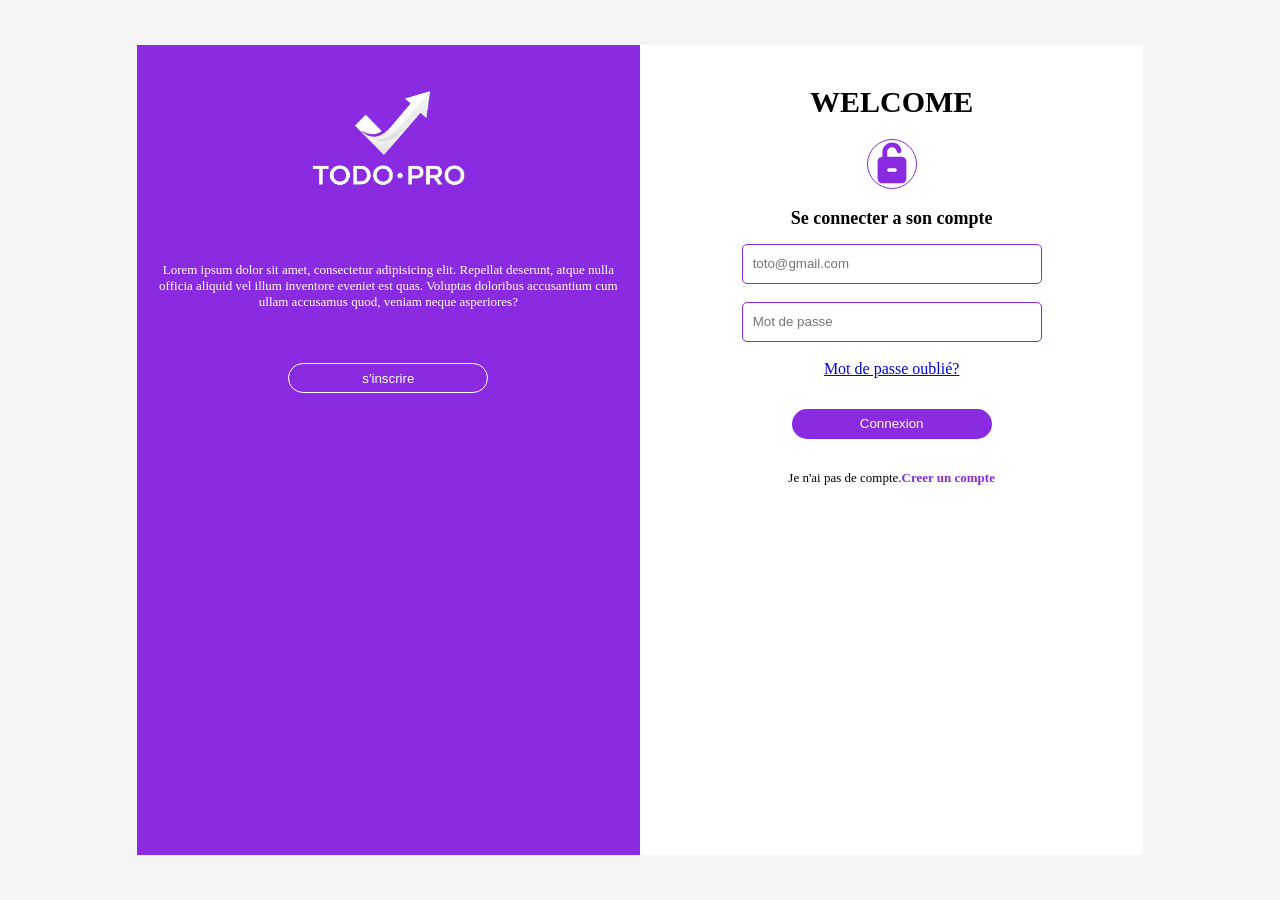
<file: fichier html/login.html>
<!DOCTYPE html>
<html lang="fr">

<head>
  <title>Ma Todo-list</title>
  <meta charset="UTF-8">
  <meta name="viewport" content="width=device-width, initial-scale=1.0">
  <link rel="stylesheet" href="../fichier css/login.css">
</head>

<body>
  <div class="box">
    <div class="conteneur1">
      <img src="../images/logo.png" alt="logo" width="200" height="200"
        style="object-fit: cover;">
      <!-- <img src="../images/todo.png" alt="logo" width="200" height="200"
        style="object-fit: cover;"> -->
      <p>Lorem ipsum dolor sit amet, consectetur adipisicing elit. Repellat deserunt, atque nulla officia aliquid
        vel illum inventore eveniet est quas. Voluptas doloribus accusantium cum ullam accusamus quod, veniam
        neque asperiores?</p>
      <button id="login-btn" type="submit">s'inscrire</button>
    </div>
    <div class="conteneur">
      <h1>WELCOME</h1>
      <svg xmlns="http://www.w3.org/2000/svg" viewBox="0 0 640 640">
        <path
          d="M320 96C284.7 96 256 124.7 256 160L256 224L448 224C483.3 224 512 252.7 512 288L512 512C512 547.3 483.3 576 448 576L192 576C156.7 576 128 547.3 128 512L128 288C128 252.7 156.7 224 192 224L192 160C192 89.3 249.3 32 320 32C383.5 32 436.1 78.1 446.2 138.7C449.1 156.1 437.4 172.6 419.9 175.6C402.4 178.6 386 166.8 383 149.3C378 119.1 351.7 96 320 96zM360 424C373.3 424 384 413.3 384 400C384 386.7 373.3 376 360 376L280 376C266.7 376 256 386.7 256 400C256 413.3 266.7 424 280 424L360 424z" />
      </svg>
      <h2>Se connecter a son compte</h2>
      <form id="formulaire" action="">
        <input type="email" name="email" id="email" placeholder="toto@gmail.com"><br><br>
        <input type="password" name="password" id="password" placeholder="Mot de passe"><br><br>
        <a id="lien" href="#">Mot de passe oublié?</a><br><br>
        <p id="message"></p>
        <button id="submit-btn" type="submit">Connexion</button><br><br>
      </form>
      <p>Je n'ai pas de compte.<a href="sign.html" target="_blank">Creer un compte</a></p>
    </div>
    <script src="../fichier js/login.js"></script>
</body>

</html>
</file>
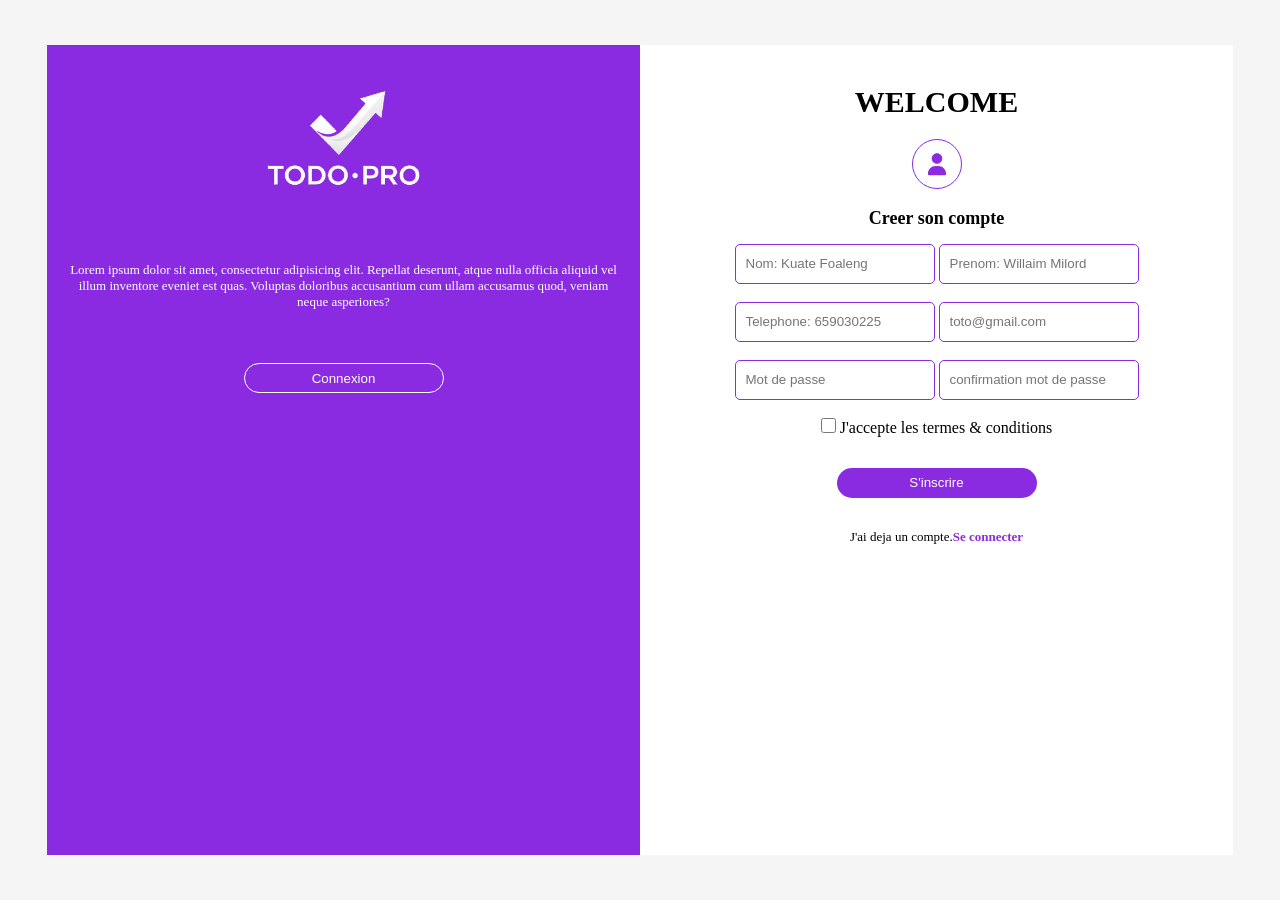
<file: fichier html/sign.html>
<!DOCTYPE html>
<html lang="fr">

<head>
    <title>Ma Todo-list</title>
    <meta charset="UTF-8">
    <meta name="viewport" content="width=device-width, initial-scale=1.0">
    <link rel="stylesheet" href="../fichier css/sign.css">
</head>

<body>
    <div class="box">
        <div class="conteneur1">
            <img src="../images/logo.png" alt="logo" width="200" height="200"
                style="object-fit: cover;">
            <!-- <img src="../images/todo.png" alt="logo" width="200" height="200" style="object-fit: cover;"> -->
            <p>Lorem ipsum dolor sit amet, consectetur adipisicing elit. Repellat deserunt, atque nulla officia aliquid
                vel illum inventore eveniet est quas. Voluptas doloribus accusantium cum ullam accusamus quod, veniam
                neque asperiores?
            </p>
            <button id="login-btn" type="submit">Connexion</button>
        </div>
        <div class="conteneur">
            <h1>WELCOME</h1>
            <svg xmlns="http://www.w3.org/2000/svg" viewBox="0 0 640 640">
                <path
                    d="M320 312C386.3 312 440 258.3 440 192C440 125.7 386.3 72 320 72C253.7 72 200 125.7 200 192C200 258.3 253.7 312 320 312zM290.3 368C191.8 368 112 447.8 112 546.3C112 562.7 125.3 576 141.7 576L498.3 576C514.7 576 528 562.7 528 546.3C528 447.8 448.2 368 349.7 368L290.3 368z" />
            </svg>
            <h2>Creer son compte</h2>
            <input type="text" name="nom" id="nom" placeholder="Nom: Kuate Foaleng">
            <input type="text" name="prenom" id="prenom" placeholder="Prenom: Willaim Milord"><br><br>
            <input type="tel" name="telephone" id="telephone" placeholder="Telephone: 659030225">
            <input type="email" name="email" id="email" placeholder="toto@gmail.com"><br><br>
            <input type="password" name="password" id="password" placeholder="Mot de passe">
            <input type="password" name="password" id="password-confirmation" placeholder="confirmation mot de passe"><br><br>
            <input type="checkbox" name="termes" id="termes" style="height: 15px; width: 15px; padding: 0; margin: 0;">
            <label for="termes">J'accepte les termes & conditions</label><br><br>
            <p id="message"></p>
            <button id="submit-btn" type="submit">S'inscrire</button><br><br>

            <p>J'ai deja un compte.<a href="login.html" target="_blank">Se connecter</a></p>
        </div>
    </div>
<script src="../fichier js/sign.js"></script>
</body>

</html>
</file>
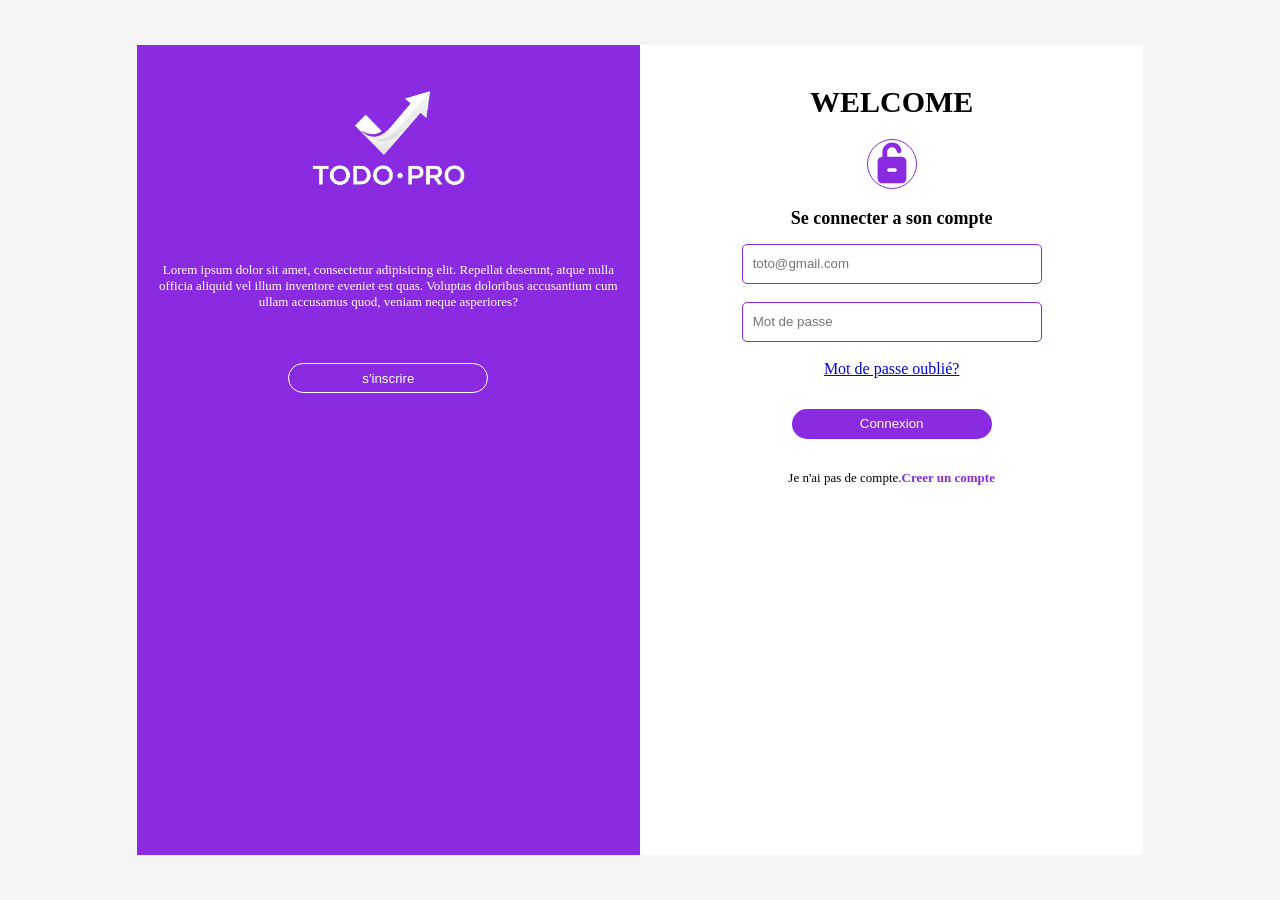
<file: fichier html/tache.html>
<!DOCTYPE html>
<html lang="fr">

<head>
    <meta charset="UTF-8">
    <meta name="viewport" content="width=device-width, initial-scale=1.0">
    <title>Mes taches</title>
    <link rel="stylesheet" href="../fichier css/style.css">
    <link rel="stylesheet" href="../fichier css/tache.css">
</head>

<body>
    <div class="app">
        <div class="sidebar-container">
            <aside class="sidebar">
                <img src="../images/logo.png" alt="Logo" class="logo" width="100"
                    height="100" style="object-fit: cover;">
                <hr>
                <nav class="navbar">
                    <ul>
                        <li>
                            <a href="index.html" class="nav-item">
                                <svg xmlns="http://www.w3.org/2000/svg" viewBox="0 0 640 640">
                                    <path
                                        d="M96 128C78.3 128 64 142.3 64 160C64 177.7 78.3 192 96 192L182.7 192C195 220.3 223.2 240 256 240C288.8 240 317 220.3 329.3 192L544 192C561.7 192 576 177.7 576 160C576 142.3 561.7 128 544 128L329.3 128C317 99.7 288.8 80 256 80C223.2 80 195 99.7 182.7 128L96 128zM96 288C78.3 288 64 302.3 64 320C64 337.7 78.3 352 96 352L342.7 352C355 380.3 383.2 400 416 400C448.8 400 477 380.3 489.3 352L544 352C561.7 352 576 337.7 576 320C576 302.3 561.7 288 544 288L489.3 288C477 259.7 448.8 240 416 240C383.2 240 355 259.7 342.7 288L96 288zM96 448C78.3 448 64 462.3 64 480C64 497.7 78.3 512 96 512L150.7 512C163 540.3 191.2 560 224 560C256.8 560 285 540.3 297.3 512L544 512C561.7 512 576 497.7 576 480C576 462.3 561.7 448 544 448L297.3 448C285 419.7 256.8 400 224 400C191.2 400 163 419.7 150.7 448L96 448z" />
                                </svg>
                                <span>Tableau de bord</span>
                            </a>
                        </li>
                        <li>
                            <a href="tache.html" class="nav-item">
                                <svg xmlns="http://www.w3.org/2000/svg" viewBox="0 0 640 640">
                                    <path
                                        d="M448 96L439.4 96C428.4 76.9 407.7 64 384 64L256 64C232.3 64 211.6 76.9 200.6 96L192 96C156.7 96 128 124.7 128 160L128 512C128 547.3 156.7 576 192 576L448 576C483.3 576 512 547.3 512 512L512 160C512 124.7 483.3 96 448 96zM264 176C250.7 176 240 165.3 240 152C240 138.7 250.7 128 264 128L376 128C389.3 128 400 138.7 400 152C400 165.3 389.3 176 376 176L264 176z" />
                                </svg>
                                <span>Mes taches</span>
                            </a>
                        </li>
                        <li>
                            <a href="dossier.html" class="nav-item">
                                <svg xmlns="http://www.w3.org/2000/svg" viewBox="0 0 640 640">
                                    <path
                                        d="M512 512L128 512C92.7 512 64 483.3 64 448L64 272L576 272L576 448C576 483.3 547.3 512 512 512zM576 224L64 224L64 160C64 124.7 92.7 96 128 96L266.7 96C280.5 96 294 100.5 305.1 108.8L343.5 137.6C349 141.8 355.8 144 362.7 144L512 144C547.3 144 576 172.7 576 208L576 224z" />
                                </svg>
                                <span>Mes dossiers</span>
                            </a>
                        </li>
                        <li>
                            <a href="calendrier.html" class="nav-item">
                                <svg xmlns="http://www.w3.org/2000/svg" viewBox="0 0 640 640">
                                    <path
                                        d="M224 64C206.3 64 192 78.3 192 96L192 128L160 128C124.7 128 96 156.7 96 192L96 240L544 240L544 192C544 156.7 515.3 128 480 128L448 128L448 96C448 78.3 433.7 64 416 64C398.3 64 384 78.3 384 96L384 128L256 128L256 96C256 78.3 241.7 64 224 64zM96 288L96 480C96 515.3 124.7 544 160 544L480 544C515.3 544 544 515.3 544 480L544 288L96 288z" />
                                </svg>
                                <span>Calendrier</span>
                            </a>
                        </li>
                        <li>
                            <a href="compte.html" class="nav-item">
                                <svg xmlns="http://www.w3.org/2000/svg" viewBox="0 0 640 640">
                                    <path
                                        d="M463 448.2C440.9 409.8 399.4 384 352 384L288 384C240.6 384 199.1 409.8 177 448.2C212.2 487.4 263.2 512 320 512C376.8 512 427.8 487.3 463 448.2zM64 320C64 178.6 178.6 64 320 64C461.4 64 576 178.6 576 320C576 461.4 461.4 576 320 576C178.6 576 64 461.4 64 320zM320 336C359.8 336 392 303.8 392 264C392 224.2 359.8 192 320 192C280.2 192 248 224.2 248 264C248 303.8 280.2 336 320 336z" />
                                </svg>
                                <span>Mon compte</span>
                            </a>
                        </li>
                        <li>
                            <a href="#" target="" class="nav-item" id="deconnexion">
                                <svg xmlns="http://www.w3.org/2000/svg" viewBox="0 0 640 640">
                                    <path
                                        d="M569 337C578.4 327.6 578.4 312.4 569 303.1L425 159C418.1 152.1 407.8 150.1 398.8 153.8C389.8 157.5 384 166.3 384 176L384 256L272 256C245.5 256 224 277.5 224 304L224 336C224 362.5 245.5 384 272 384L384 384L384 464C384 473.7 389.8 482.5 398.8 486.2C407.8 489.9 418.1 487.9 425 481L569 337zM224 160C241.7 160 256 145.7 256 128C256 110.3 241.7 96 224 96L160 96C107 96 64 139 64 192L64 448C64 501 107 544 160 544L224 544C241.7 544 256 529.7 256 512C256 494.3 241.7 480 224 480L160 480C142.3 480 128 465.7 128 448L128 192C128 174.3 142.3 160 160 160L224 160z" />
                                </svg>
                                <span>Deconnexion</span>
                            </a>
                        </li>
                    </ul>
                </nav>
            </aside>

        </div>

        <div class="overlay">
            <div class="modal">
                <h2>Confirmer la deconnexion</h2>
                <p>Etes-vous sur(e) de vouloir vous deconnectez?</p>
                <button id="annuler">Annuler</button>
                <button id="confirmer">Oui, deconnecter</button>
            </div>
        </div>

        <div class="container-app">
            <header>
                <div class="header-title" style="display: flex; align-items: center; gap: 10px;">
                    <p>Accueil - <b>Mes Taches</b></p>
                </div>
                <div class="header-lang" style="display: flex; align-items: center; gap: 10px;">
                    <img src="../images/icons8-france-48.png" alt="" width="25"
                        height="25"
                        style="object-fit: cover; border: 2px solid blueviolet; border-radius:5px; box-sizing: border-box; padding: 2px;">
                    <img src="../images/icons8-usa-48.png" alt="" width="25"
                        height="25"
                        style="object-fit: cover; border: 2px solid blueviolet; border-radius:5px; box-sizing: border-box; padding: 2px;">

                </div>
                <div class="header-theme" style="display: flex; align-items: center; gap: 10px;">
                    <img src="../images/icons8-sun-30.png" alt="" width="25"
                        height="25"
                        style="object-fit: cover; border: 2px solid blueviolet; border-radius:5px; box-sizing: border-box; padding: 2px;">
                    <img src="../images/icons8-moon-50.png" alt="" width="25"
                        height="25"
                        style="object-fit: cover; border:2px solid blueviolet; border-radius:5px; box-sizing: border-box; padding: 2px;">

                </div>
                <div class="header-user" style="display: flex; align-items: center; gap: 10px;">
                    <p style="display: flex; align-items: center; gap: 8px;">
                        <svg xmlns="http://www.w3.org/2000/svg" viewBox="0 0 640 640"
                            style="object-fit: cover; border: 2px solid blueviolet; border-radius: 50px; box-sizing: border-box; padding: 2px; width: 25px; height: 25px;">
                            <path
                                d="M320 312C386.3 312 440 258.3 440 192C440 125.7 386.3 72 320 72C253.7 72 200 125.7 200 192C200 258.3 253.7 312 320 312zM290.3 368C191.8 368 112 447.8 112 546.3C112 562.7 125.3 576 141.7 576L498.3 576C514.7 576 528 562.7 528 546.3C528 447.8 448.2 368 349.7 368L290.3 368z" />
                        </svg>
                        Bonjour <span id="userName"></span>
                    </p>
                </div>
            </header>
            <div class="search">
                <input type="search" name="" id="searchInput" placeholder="Rechercher une tache...">
                <select name="" id="filterPriority">
                    <option value="all" class="option">Toutes les priorites</option>
                    <option value="high" class="option">Urgente</option>
                    <option value="medium" class="option">Moyenne</option>
                    <option value="low" class="option">Faible</option>
                </select>
                <select id="filterState">
                    <option value="all">Tous les etats</option>
                    <option value="pending">En cours</option>
                    <option value="done">Terminees</option>
                    <option value="late">En retard</option>
                </select>
            </div>
            <div id="page-taches">
                <!-- Formulaire pour ajouter -->
                <form action="" id="taskForm">
                    <input type="text" id="taskTitle" placeholder="Nouvelle tache...">
                    <input type="datetime-local" name="" id="taskDate"><br><br>
                    <input type="color" name="" id="folderColor" value="#000">
                    <select name="" id="taskFolder">
                        <option value="">Dossier</option>
                        <option value="">Sans dossier</option>
                        <option value=""> Avec dossier</option>
                    </select>
                    <select name="" id="taskPriority">
                        <option value="">Priorite</option>
                        <option value="low">Faible</option>
                        <option value="medium">Moyenne</option>
                        <option value="high">Urgente</option>
                    </select><br><br>
                    <button id="ajouterBtn">Ajouter la tache</button>
                </form>

                <!-- la ou les taches vont s'afficher -->
                <ul id="taskList"></ul>

            </div>
            <footer style="margin-top: 200px;">
                <p>2026© To-do Pro</p>
                <a href="">Politique et confidentialite</a>
                <a href="">Contact</a>
            </footer>
        </div>
    </div>

    
    <script src="../fichier js/script.js"></script>
    <script src="../fichier js/tasks.js"></script>
</body>

</html>
</file>
<file: fichier css/style.css>
* {
  box-sizing: border-box;
}

body {
  margin: 0;
  padding: 0;
  overflow-x: hidden;
}

.app {
  width: 100vw;
  height: 100vh;
  display: flex;
  justify-content: flex-start;
  align-items: center;
}

.sidebar-container {
  width: 25vw;
  height: 100vh;
  background-color: blueviolet;
}

.sidebar {
  padding: 30px 26px;
  position: fixed;
  top: 0;

}

h1 {
  text-align: left;
  color: white;
  font-family: 'Times New Roman', Times, serif;
  font-size: 30px;
}

.navbar ul {
  list-style: none;
  padding: 0;
  margin: 0;
}

.navbar ul li {
  margin-bottom: 5px;
}

.nav-item {
  display: flex;
  align-items: center;
  justify-content: flex-start;
  gap: 12px;
  padding: 10px;
  width: 100%;
  text-decoration: none;
  color: whitesmoke;
  font-weight: 500;
  border-radius: 10px;
}

.nav-item:hover {
  text-decoration: underline;
  background-color: rgba(86, 12, 12, 0.281);
  border-radius: 10px;
  text-decoration-thickness: 2px;
}

.nav-item svg {
  width: 20px;
  height: 20px;
  fill: whitesmoke;
  flex-shrink: 0;
}

.overlay{
  background-color: rgba(0, 0, 0, 0.402);
  display: none;
  position: fixed;
  top: 0;
  left: 0;
  width: 100%;
  height: 100%;
  align-items: center;
  justify-content: center;
  z-index: 1000;
}
.modal{
  background-color: white;
  width: 350px;
  padding: 25px;
  border-radius: 14px;
}
.modal h2 {
  font-size: 20px;
}

.modal p {
  color: #555;
}

button {
  padding: 10px 15px;
  border: none;
  border-radius: 5px;
  cursor: pointer;
}

#annuler {
  background: #ddd;
}

#confirmer {
  background: #dc2626;
  color: white;
}
.container-app {
  overflow-y: auto;
  width: 100vw;
  height: 100vh;
  display: block;
  gap: 10px;
  background-color: rgba(137, 43, 226, 0.119);
}

header {
  height: 60px;
  display: flex;
  background-color: rgba(137, 43, 226, 0.119);
  border-bottom: 2px solid rgba(137, 43, 226, 0.119);
  justify-content: space-between;
  align-items: center;
  padding: 10px;
  position: sticky;
  top: 0;
}

.box-container {
  padding: 0 20px;
  width: 100%;
  z-index: 1;
}

.banniere {
  margin-top: 50px;
  margin-bottom: 60px;
  padding: 20px;
  display: flex;
  justify-content: space-between;
  align-items: center;
  background-color: white;
  border-radius: 14px;
  gap: 15px;
  flex-wrap: wrap;
}

.bann1 {
  display: flex;
  justify-content: flex-start;
  align-items: center;
  gap: 10px;
}

.card-tags {
  display: flex;
  justify-content: flex-start;
  align-items: center;
  gap: 10px;
  flex-wrap: wrap;
  margin-top: 12px;
}

.card-tags span {
  background: whitesmoke;
  padding: 5px 10px;
  border-radius: 20px;
  font-size: 12px;
}

.bann2 a {
  display: flex;
  align-items: center;
  gap: 8px;
  box-sizing: border-box;
  background-color: gold;
  color: blueviolet;
  padding: 10px 15px;
  border-radius: 8px;
  text-decoration: none;
  white-space: nowrap;
  font-weight: bolder;
}

.stats {
  margin-top: 50px;
  padding: 0 20px;
  display: flex;
  justify-content: space-between;
  align-items: center;
  gap: 15px;
  margin-bottom: 60px;
}

.stat {
  width: 100%;
  background: white;
  padding: 18px;
  border-radius: 14px;
  border-left: 5px solid blueviolet;
  display: flex;
  justify-content: space-between;
  align-items: center;
  box-shadow: 0 2px 10px rgba(0, 0, 0, 0.04);
}

.stat h3 {
  font-size: 22px;
  color: #0f172a;
  font-family: 'Times New Roman', Times, serif;
}

.stat p {
  color: #64748b;
  font-size: 13px;
  font-family: 'Times New Roman', Times, serif;
}

.stat-icon {
  width: 45px;
  height: 45px;
  border-radius: 12px;
  display: flex;
  align-items: center;
  justify-content: center;
  font-size: 22px;
}

.task-box {
  padding: 0 20px;
  width: 100%;
  z-index: 1;
}

.task {
  margin-top: 50px;
  margin-bottom: 60px;
  padding: 20px;
  display: flex;
  justify-content: space-between;
  align-items: center;
  background-color: white;
  border-radius: 14px;
  gap: 15px;
  flex-wrap: wrap;
}

.task a {
  color: black;
  background-color: whitesmoke;
  cursor: pointer;
  font-size: 12px;
  text-decoration: none;
  border-radius: 20px;
  padding: 4px 10px;
}

.grid-container {
  width: 100%;
  display: grid;
  grid-template-columns: 1fr 1fr;
  gap: 10px;
  padding: 0 20px;
}

.card {
  gap: 5px;
  width: 100%;
  height: 150px;
  background: white;
  padding: 20px;
  border-radius: 14px;
  box-shadow: 0 4px 20px rgba(0, 0, 0, 0.04);
}

.card h3 {
  font-size: 22px;
  color: #0f172a;
  margin-bottom: 15px;
  font-family: 'Times New Roman', Times, serif;
}

.card p {
  font-size: 13px;
  color: #64748b;
  margin-top: 6px;
  font-family: 'Times New Roman', Times, serif;
}

.card div {
  display: flex;
  justify-content: space-between;
  align-items: center;
  margin-bottom: 15px;
}

#highCount {
  background: #fee2e2;
  color: #ef4444;
  padding: 4px 10px;
  border-radius: 20px;
  font-size: 12px;
}

.card a {
  color: #4f46e5;
  background-color: #4e46e54f;
  cursor: pointer;
  font-size: 12px;
  text-decoration: none;
  border-radius: 20px;
  padding: 4px 10px;
}

footer{
  height: 50px;
  margin-top: 60px;
  padding: 10px;
  display: flex;
  justify-content: space-between;
  align-items: center;
  background-color: rgba(137, 43, 226, 0.119);
  border-top: 2px solid rgba(137, 43, 226, 0.119);
}
footer a{
  text-decoration: none;
  
}
</file>
<file: fichier css/calendrier.css>
.calendar-box{
    margin-top: 60px;
    display: flex;
    align-items: center;
    justify-content: center;
    margin-bottom: 60px;
}
.wrapper{
    width: 100%;
    max-width: 700px;
    background-color: white;
    border-radius: 14px;
}
.wrapper .entete{
    display: flex;
    padding: 30px 20px 10px;
    justify-content: space-between;
    align-items: center;
}
.entete .current-date{
    font-family: 'Times New Roman', Times, serif;
    font-size: 20px;
    font-weight: 500;
}
.entete .icons svg{
    margin-top: 6px;
    height: 20px;
    width: 20px;
    cursor: pointer;
    text-align: center;
    fill: blueviolet;
}
.calendar{
    padding: 20px;
}
.calendar ul{
    display: flex;
    list-style: none;
    flex-wrap: wrap;
    text-align: center;
}
.calendar .days{
    margin-bottom: 20px;
}
.calendar .weeks li{
    font-weight: bolder;
}

.calendar ul li{
    width: calc(100% / 7);
}
.calendar .days li{
    margin-top: 30px;
    cursor: pointer;
}
.days li.inactive{
    color: #aaa;
}
.days li.active{
    color: blueviolet;
    font-weight: bolder;
}
</file>
<file: fichier css/parametre.css>
.box-container {
    padding: 0 30px;
    width: 100%;
    z-index: 1;
}

.banniere {
    margin-top: 50px;
    margin-bottom: 40px;
    padding: 20px;
    display: flex;
    justify-content: space-between;
    align-items: center;
    background-color: white;
    border-radius: 14px;
    gap: 15px;
    flex-wrap: wrap;
}

.box-infos {
    padding: 0 30px;
    width: 100%;
    z-index: 1;
}

.infos-perso {
    padding: 20px;
    background-color: white;
    border-radius: 14px;
    border: none;
}

.infos-person1-1 {
    display: flex;
    justify-content: flex-start;
    align-items: center;
    gap: 8px;
    padding: 10px;
}

.infos-perso1-1-3 {
    display: block;
    line-height: 0.4;
}

.formular {
    display: flex;
    justify-content: space-between;
    align-items: center;
    padding: 10px;
    gap: 20px;
}

.formular div {
    width: 100%;
}

.formular-actions{
    display: flex;
    justify-content: flex-end;
}
label {
    line-height: 1.5;
    color: rgba(137, 43, 226, 0.457);
    font-weight: bold;
    font-family: 'Times New Roman', Times, serif;
}

input {
    border: 2px solid rgba(137, 43, 226, 0.119);
    box-sizing: border-box;
    padding: 10px;
    width: 100%;
    height: 40px;
    outline: none;
    border-radius: 10px;
}

.formular-actions button {
    margin-top: 20px;
    margin-right: 10px;
    display: flex;
    align-items: center;
    gap: 10px;
    float: right;
    background-color: gold;
    color: blueviolet;
    font-weight: bolder;
    border: none;
    border-radius: 10px;
    box-sizing: border-box;
    padding: 10px;
    cursor: pointer;
}

.box-content{
    margin: 0 30px;
    background-color: white;
    border-radius: 14px;
    border: none;
}
.box-security{
    margin-top: 50px;
    padding: 0 30px;
    width: 100%;
    z-index: 1;
}
.box-security1{
    padding: 20px;
    display: flex;
    justify-content: flex-start;
    align-items: center;
    gap: 15px;
}

.box-edit {
    padding: 0 30px;
    width: 100%;
    z-index: 1;
}

.box-edit1 {
    padding: 20px;
    display: flex;
    justify-content: space-between;
    align-items: center;
    gap: 15px;
    flex-wrap: wrap;
}

.box-edit1-1 {
    display: flex;
    justify-content: flex-start;
    align-items: center;
    gap: 10px;
}

.box-edit1-2 button {
    display: flex;
    align-items: center;
    gap: 8px;
    box-sizing: border-box;
    background-color: blueviolet;
    color: white;
    padding: 10px 15px;
    border-radius: 8px;
    border: none;
    text-decoration: none;
    white-space: nowrap;
    font-weight: bolder;
    cursor: pointer;
}

.box-delete {
    padding: 0 30px;
    width: 100%;
    z-index: 1;
}

.box-delete1 {
    padding: 20px;
    display: flex;
    justify-content: space-between;
    align-items: center;
    gap: 15px;
    flex-wrap: wrap;
}

.box-delete1-1 {
    display: flex;
    justify-content: flex-start;
    align-items: center;
    gap: 10px;
}

.box-delete1-2 button {
    display: flex;
    align-items: center;
    gap: 8px;
    box-sizing: border-box;
    background-color: transparent;
    color: red;
    padding: 8px 10px;
    border: 2px solid red;
    border-radius: 8px;
    text-decoration: none;
    white-space: nowrap;
    font-weight: bolder;
    cursor: pointer;
}
</file>
<file: fichier css/login.css>
body {
    margin: 0;
    padding: 0;
    background-color: whitesmoke;
    height: 100vh;
    overflow-x: hidden;
    justify-content: center;
    display: flex;
    align-items: center;
}
.box{
    display: flex;
    justify-content: center;
    align-items: center;
    gap: 0;
}

.conteneur {
    box-sizing: border-box;
    width: 100%;
    max-width: 800px;
    background-color: white;
    /*border: 1px solid #000;*/
    backdrop-filter: blur(22px);
    border: none;
    /*border-radius: 20px;*/
    text-align: center;
    height: 90vh;
}
.conteneur1 {
    box-sizing: border-box;
    width: 100%;
    max-width: 800px;
    height: 90vh;
    background-color: blueviolet;
    text-align: center;
    backdrop-filter: blur(22px);
    border: none;
}

.conteneur1 h1 {
    color: white;
    font-family: 'Times New Roman', Times, serif;
    font-size: 30px;
    font-weight: 900;
    margin-top: 40px;
}
.conteneur1 p {
    color: white;
    font-family: 'Times New Roman', Times, serif;
    font-size: 13px;
    padding: 0 20px;
}
#login-btn {
    width: 100%;
    max-width: 200px;
    height: 30px;
    box-sizing: border-box;
    background-color: transparent;
    color: white;
    border: 1px solid white;
    border-radius: 20px;
    outline: none;
    cursor: pointer;
    margin-top: 40px;
}
#login-btn:hover {
    background-color: white;
    color: blueviolet;
    border: 1px solid blueviolet;
}


svg {
    width: 50px;
    height: 50px;
    object-fit: cover;
    border-radius: 50%;
    border: 1px solid blueviolet;
    fill: blueviolet;
    box-sizing: border-box;
}

h1 {
    font-family: 'Times New Roman', Times, serif;
    font-size: 30px;
    margin-top: 40px;
}

h2 {
    font-family: 'Times New Roman', Times, serif;
    font-size: 18px;
}

form {
    align-items: center;
    justify-content: center;
}

input {
    box-sizing: border-box;
    width: 100%;
    max-width: 300px;
    height: 40px;
    padding: 10px;
    outline: none;
    border-radius: 5px;
    border: 1px solid blueviolet;
}

#submit-btn {
    width: 100%;
    max-width: 200px;
    height: 30px;
    box-sizing: border-box;
    background-color: blueviolet;
    color: white;
    border-radius: 20px;
    outline: none;
    cursor: pointer;
    border: none;
}
#submit-btn:hover {
    background-color: transparent;
    color: blueviolet;
    border: 1px solid blueviolet;
}
p {
    font-family: 'Times New Roman', Times, serif;
    font-size: 13px;
    color: #000;
}

p a {
    font-family: 'Times New Roman', Times, serif;
    font-size: 13px;
    color: blueviolet;
    font-weight: bolder;
    text-decoration: none;
    ;
}

p a:hover {
    text-decoration: underline;
}
</file>
<file: fichier css/sign.css>
body {
    margin: 0;
    padding: 0;
    background-color: whitesmoke;
    height: 100vh;
    overflow-x: hidden;
    justify-content: center;
    display: flex;
    align-items: center;
}

.box {
    display: flex;
    justify-content: center;
    align-items: center;
    gap: 0;
}

.conteneur {
    box-sizing: border-box;
    width: 100%;
    max-width: 800px;
    background-color: white;
    /*border: 1px solid #000;*/
    border: none;
    /*border-radius: 20px;*/
    text-align: center;
    height: 90vh;
}

.conteneur1 {
    box-sizing: border-box;
    width: 100%;
    max-width: 800px;
    height: 90vh;
    background-color: blueviolet;
    text-align: center;
    backdrop-filter: blur(22px);
    border: none;
}

.conteneur1 p {
    color: white;
    font-family: 'Times New Roman', Times, serif;
    font-size: 13px;
    padding: 0 20px;
}


svg {
    width: 50px;
    height: 50px;
    object-fit: cover;
    border-radius: 50%;
    border: 1px solid blueviolet;
    fill: blueviolet;
    box-sizing: border-box;
    padding: 10px;
}

h1 {
    font-family: 'Times New Roman', Times, serif;
    font-size: 30px;
    margin-top: 40px;
}

h2 {
    font-family: 'Times New Roman', Times, serif;
    font-size: 18px;
}

form {
    align-items: center;
    justify-content: center;
}

input {
    box-sizing: border-box;
    width: 100%;
    max-width: 200px;
    height: 40px;
    padding: 10px;
    outline: none;
    border-radius: 5px;
    border: 1px solid blueviolet;
}

#submit-btn {
    width: 100%;
    max-width: 200px;
    height: 30px;
    box-sizing: border-box;
    background-color: blueviolet;
    color: white;
    border-radius: 20px;
    outline: none;
    cursor: pointer;
    border: none;
}

#submit-btn:hover {
    background-color: transparent;
    color: blueviolet;
    border: 1px solid blueviolet;
}

p {
    font-family: 'Times New Roman', Times, serif;
    font-size: 13px;
    color: #000;
}

p a {
    font-family: 'Times New Roman', Times, serif;
    font-size: 13px;
    color: blueviolet;
    font-weight: bolder;
    text-decoration: none;
    ;
}

p a:hover {
    text-decoration: underline;
}

#login-btn {
    width: 100%;
    max-width: 200px;
    height: 30px;
    box-sizing: border-box;
    background-color: transparent;
    color: white;
    border: 1px solid white;
    border-radius: 20px;
    outline: none;
    cursor: pointer;
    margin-top: 40px;
}

#login-btn:hover {
    background-color: white;
    color: blueviolet;
    border: 1px solid blueviolet;
}
</file>
<file: fichier css/tache.css>
.search {
    display: flex;
    gap: 15px;
    margin-top: 40px;
    padding: 0 30px;
}

.search input {
    box-sizing: border-box;
    padding: 10px;
    width: 100%;
    background-color: transparent;
    backdrop-filter: blur(22px);
    max-width: 600px;
    height: 30px;
    outline: none;
    border: 2px solid white;
    border-radius: 14px;
}

.search select {
    box-sizing: border-box;
    width: 100%;
    background-color: white;
    max-width: 150px;
    height: 30px;
    outline: none;
    border: 2px solid white;
    border-radius: 14px;
}

.option {
    box-sizing: border-box;
    width: 100%;
    background-color: white;
    max-width: 150px;
    height: 30px;
    outline: none;
    border: 2px solid white;
    border-radius: 14px;
}

.option:hover {
    background-color: blueviolet;
    color: white;
}

#page-taches {
    width: 100%;
    margin-top: 20px;
    padding: 0 30px;
}

#taskForm {
    background-color: white;
    padding: 20px;
    border-radius: 14px;
}

#taskForm input {
    box-sizing: border-box;
    padding: 10px;
    width: 50%;
    background-color: whitesmoke;
    max-width: 400px;
    height: 40px;
    outline: none;
    border: none;
    border-radius: 5px;
}


#taskForm select {
    box-sizing: border-box;
    width: 21.9%;
    background-color: whitesmoke;
    height: 30px;
    outline: none;
    border: none;
    border-radius: 5px;
}

#ajouterBtn {
    width: 15%;
    margin-top: 10px;
    box-sizing: border-box;
    background-color: blueviolet;
    color: white;
    font-weight: bolder;
    outline: none;
    border: none;
    border-radius: 5px;

}
#taskList {
    width: 100%;
    margin-top: 20px;
    padding: 0;
    list-style: none;
}

#taskList li {
    display: flex;
    align-items: center;
    justify-content: space-between;
    gap: 20px;
    padding: 12px;
    margin-bottom: 10px;
    background-color: white;
    border-radius: 14px;
    border-left: 5px solid;
}

#taskList li input {
    width: 16px;
    height: 16px;
}

#taskList li span {
    flex: 1;
}

#taskList .btn-modifier {
    padding: 8px 12px;
    border: none;
    border-radius: 5px;
    background-color: blueviolet;
    color: white;
    cursor: pointer;
}
#taskList .btn-supprimer {
    padding: 8px 12px;
    border: 2px solid red;
    border-radius: 5px;
    background-color: transparent;
    color: red;
    cursor: pointer;
}


#taskList li button:hover {
    opacity: 0.8;
}
</file>
